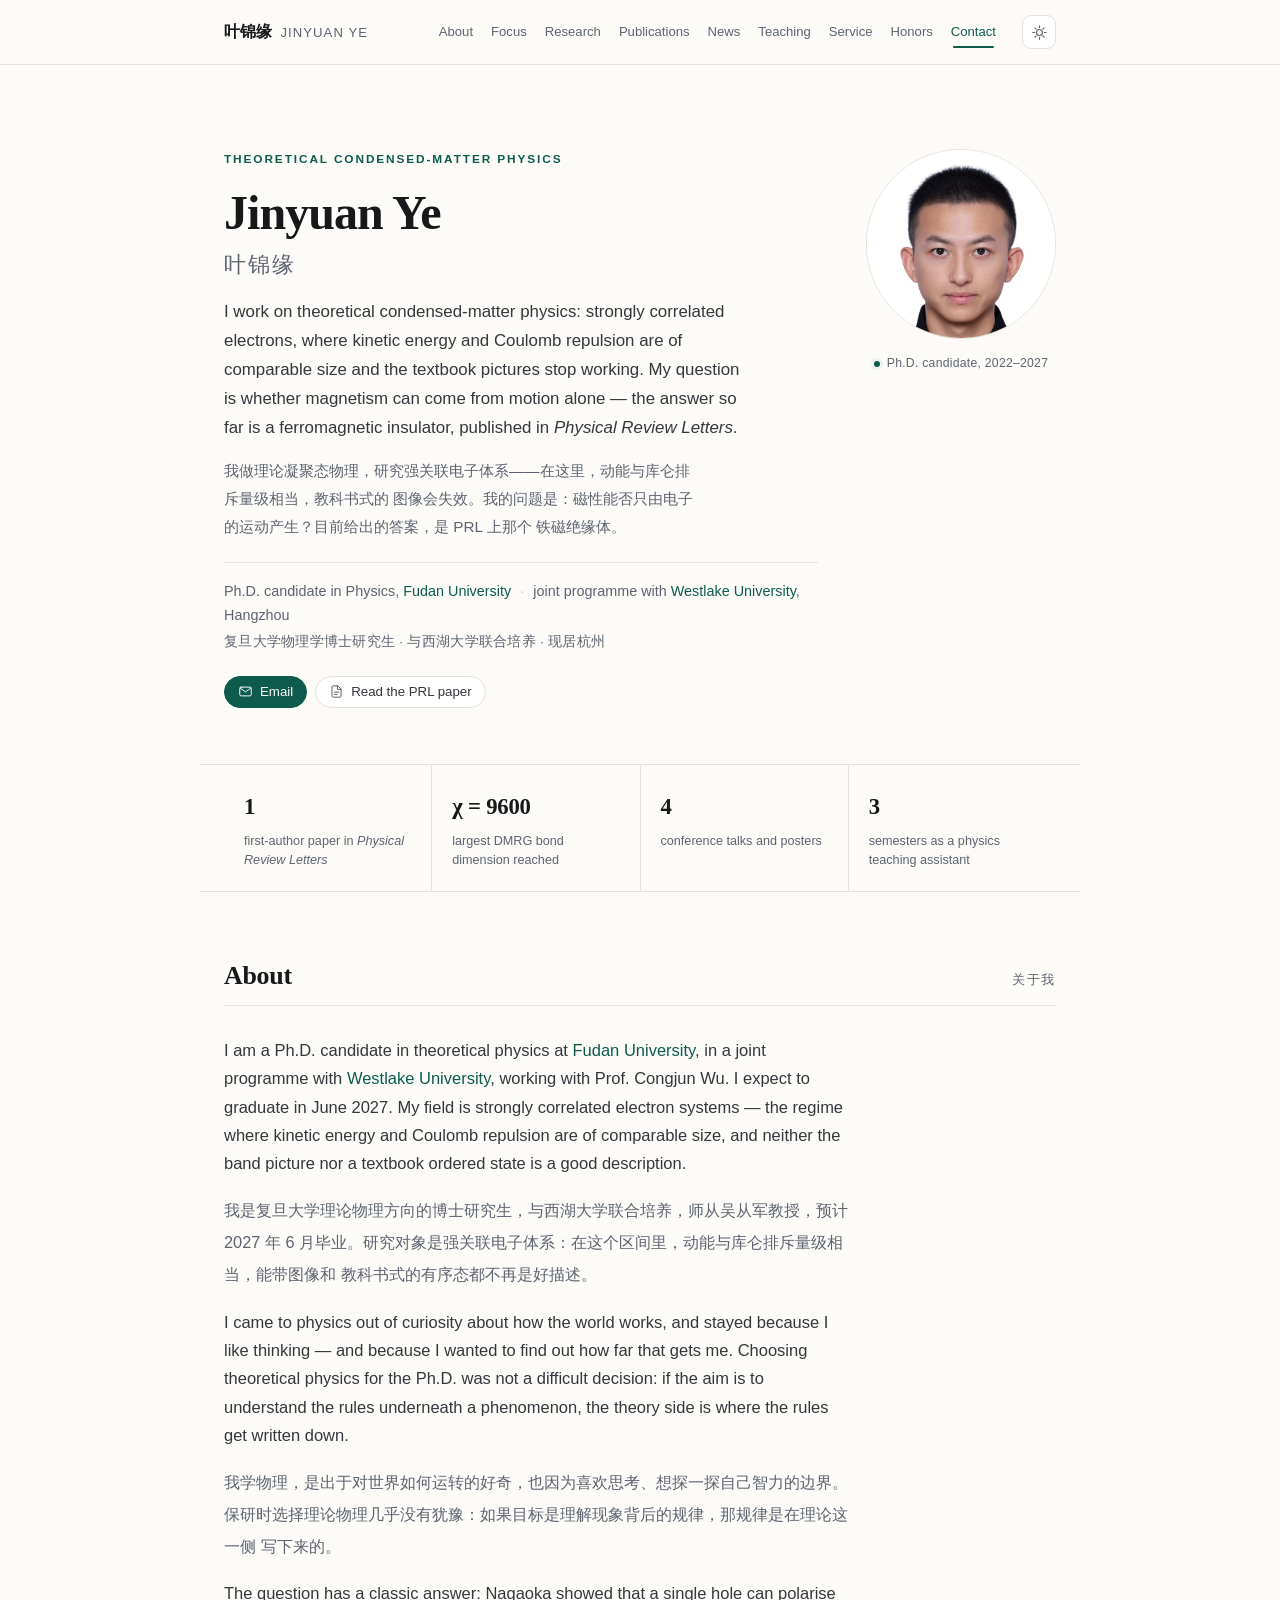
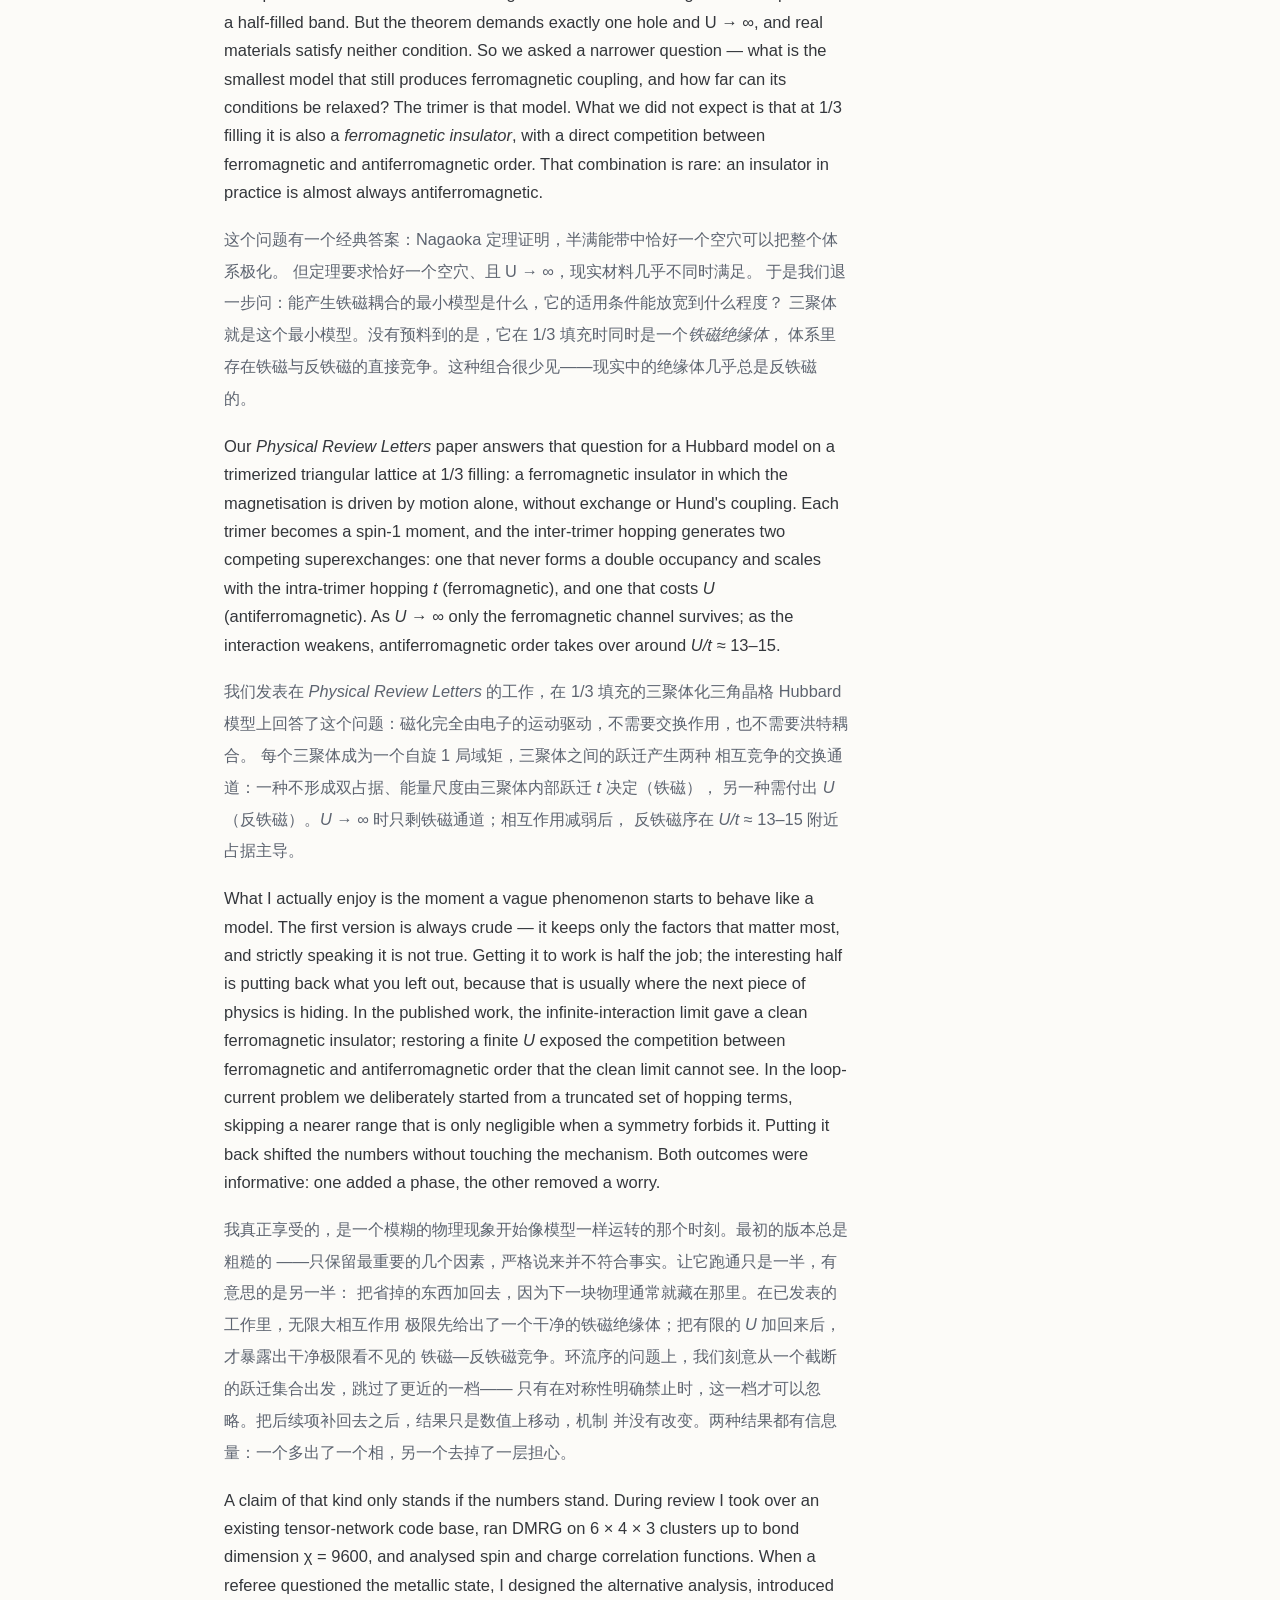
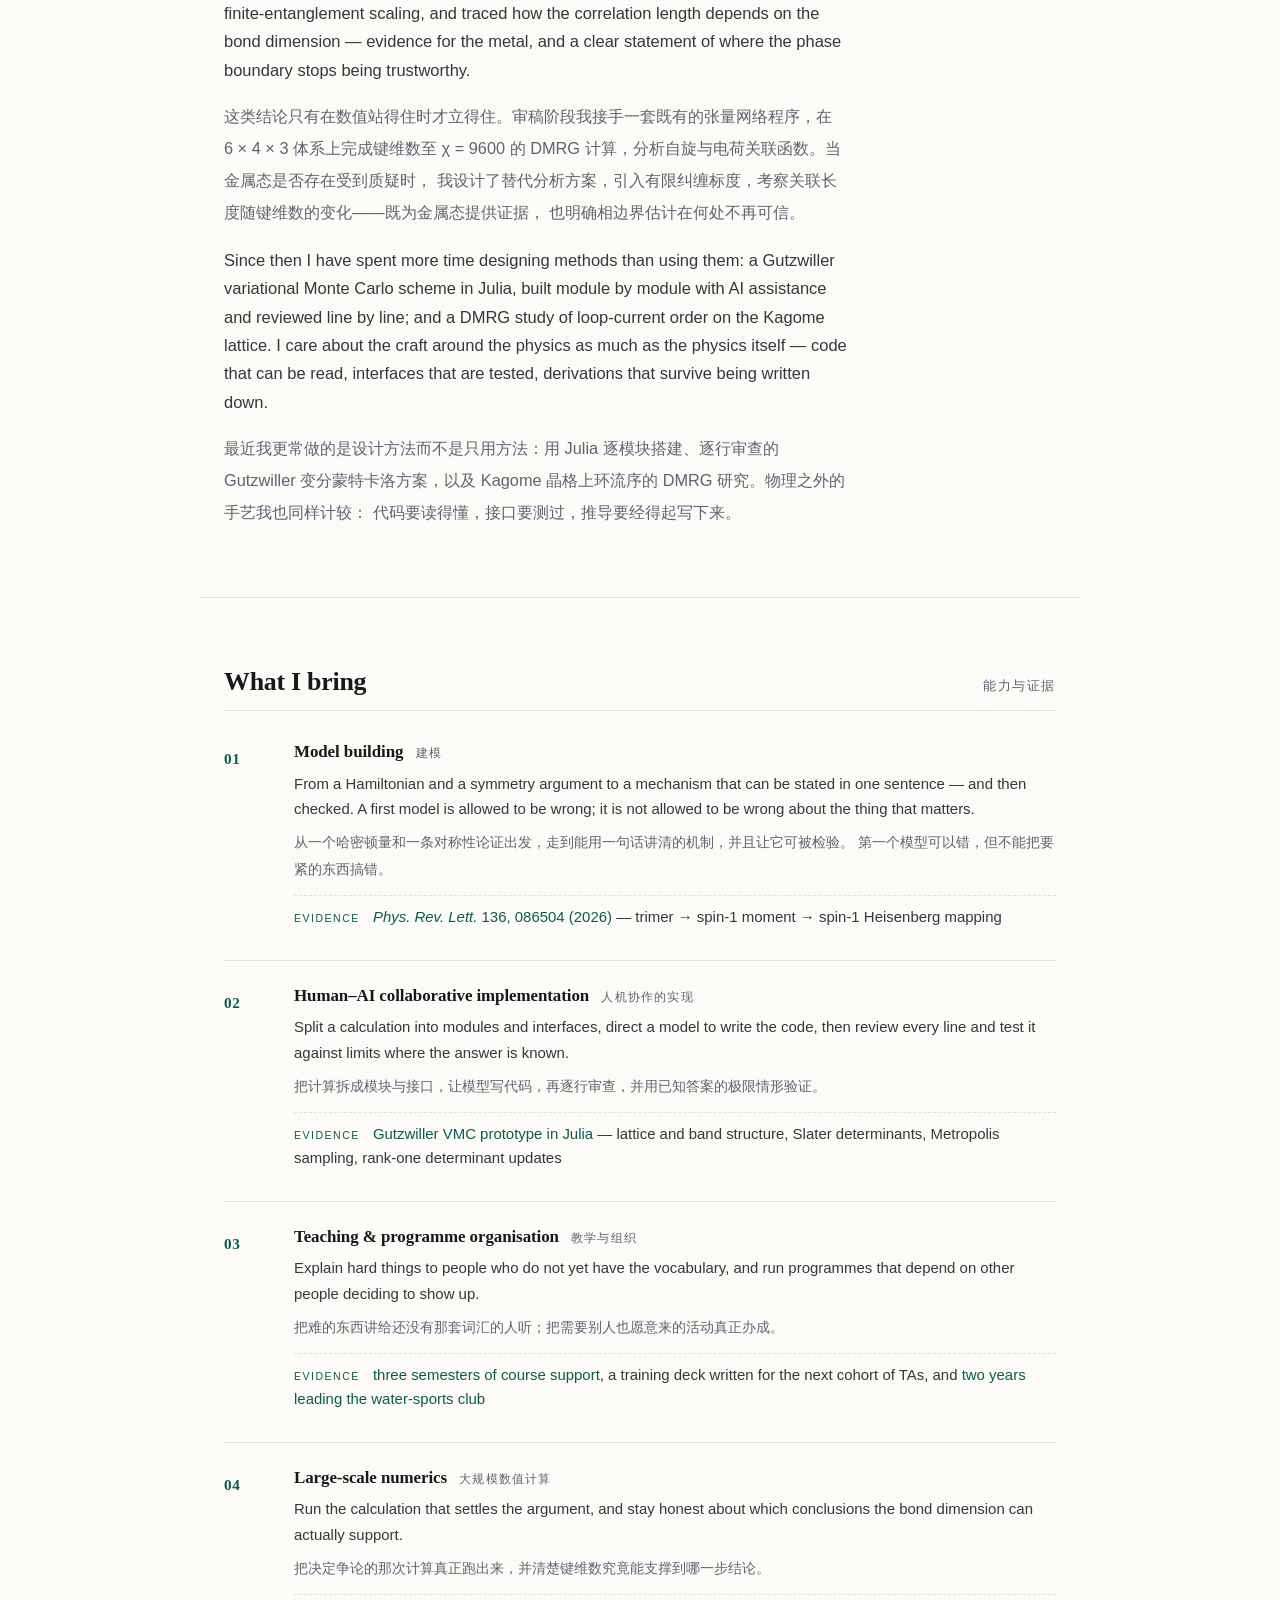
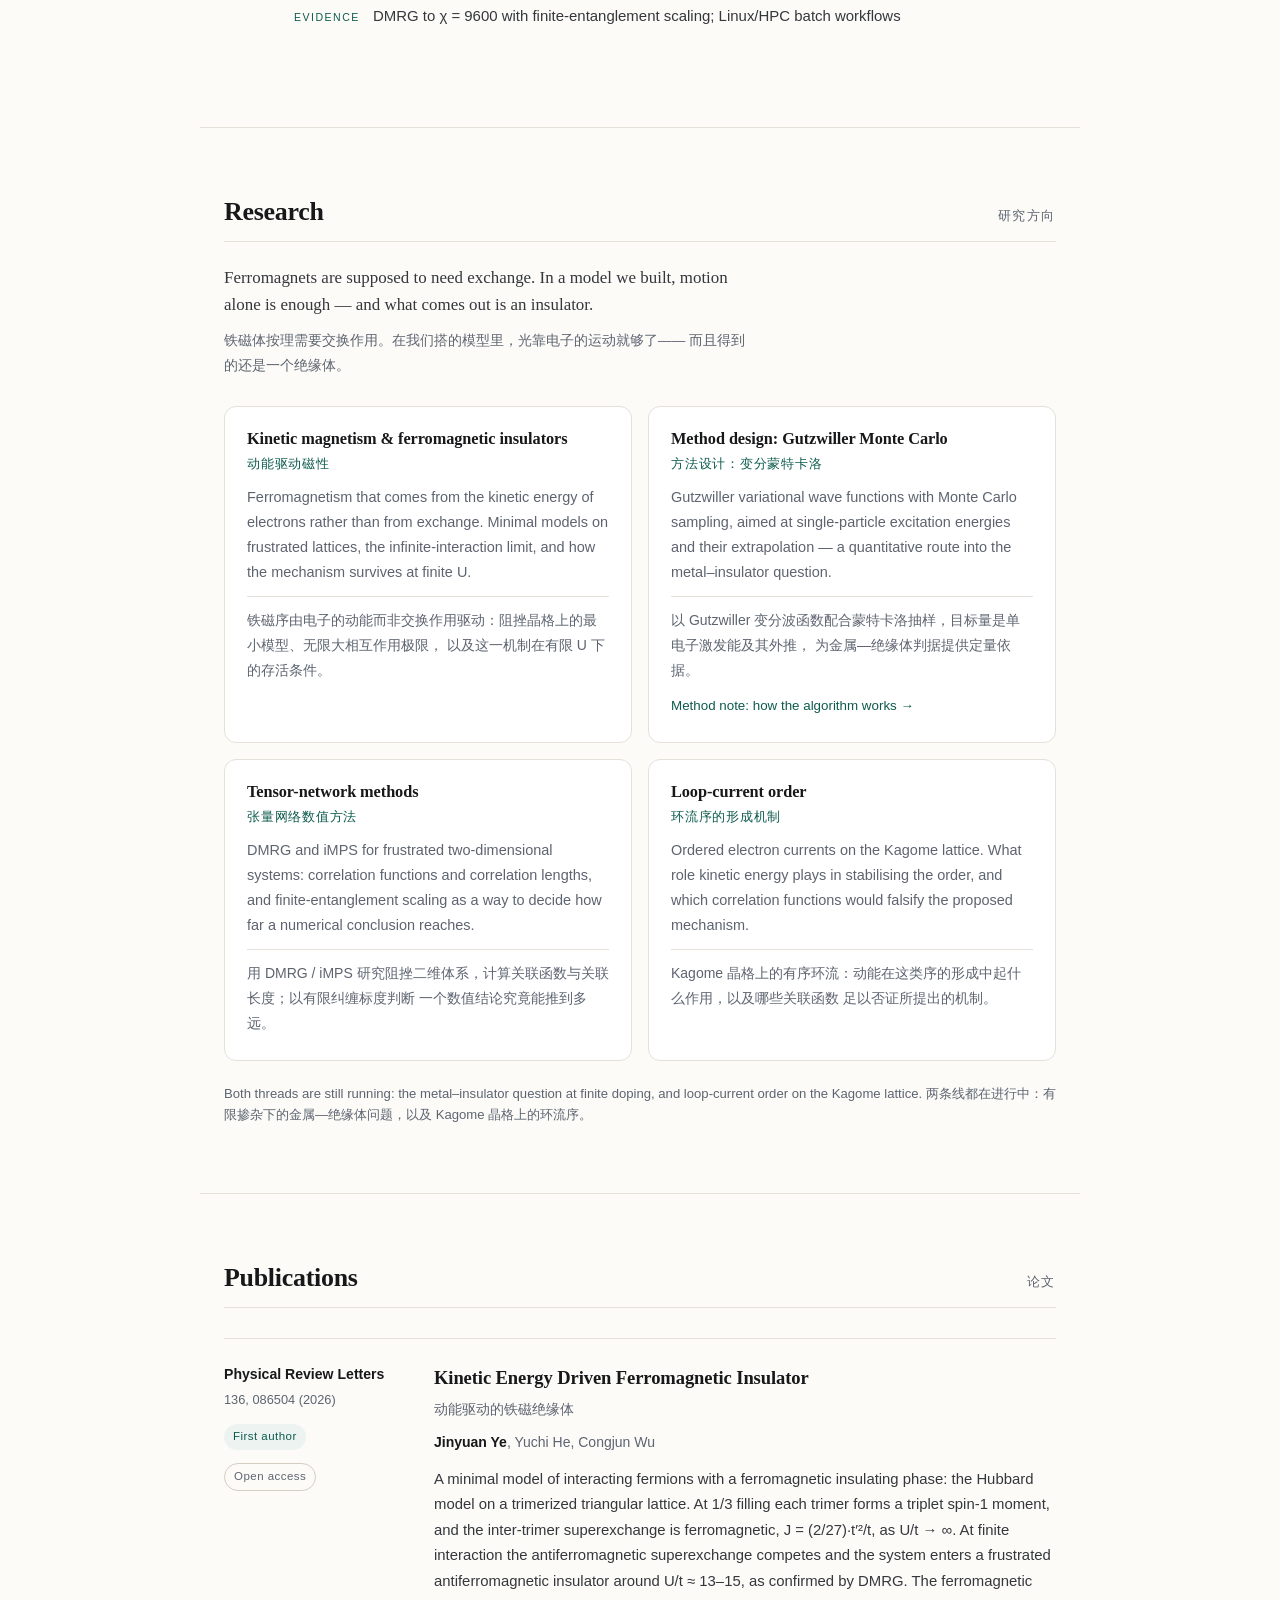
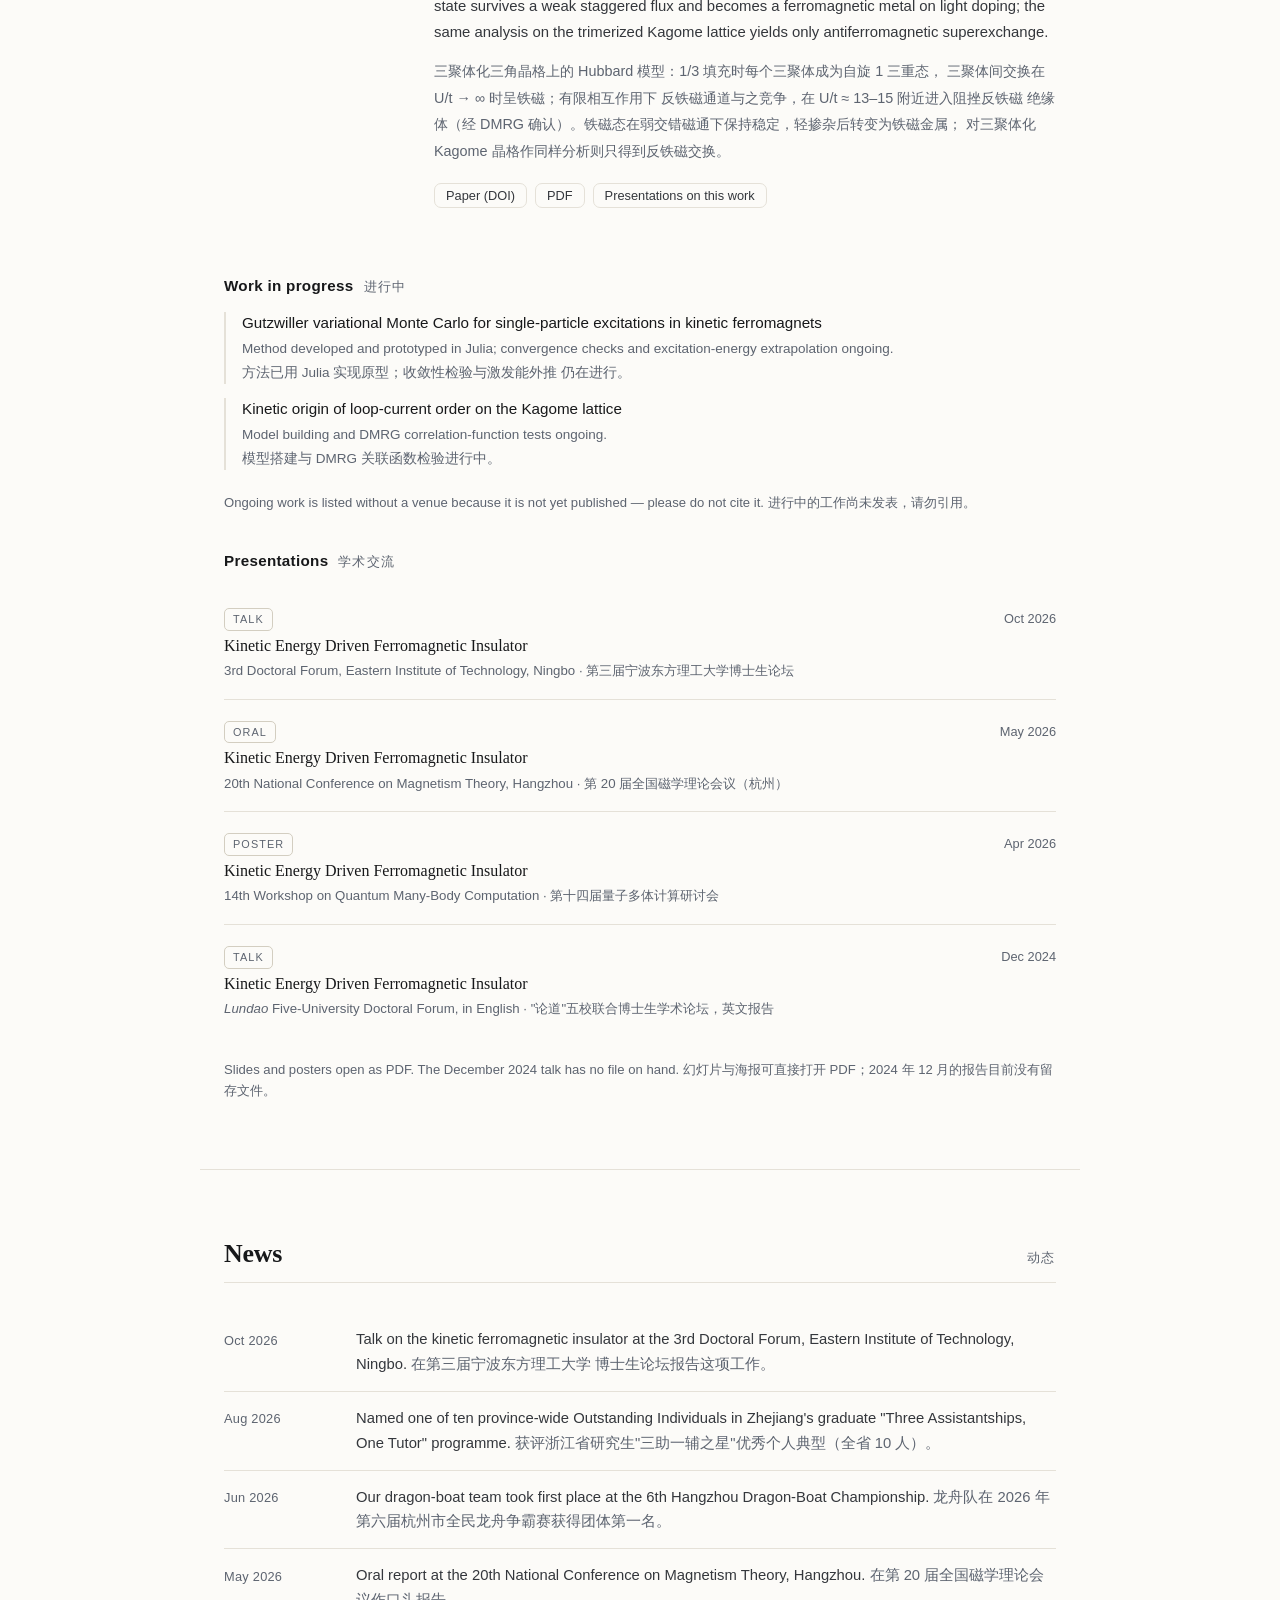
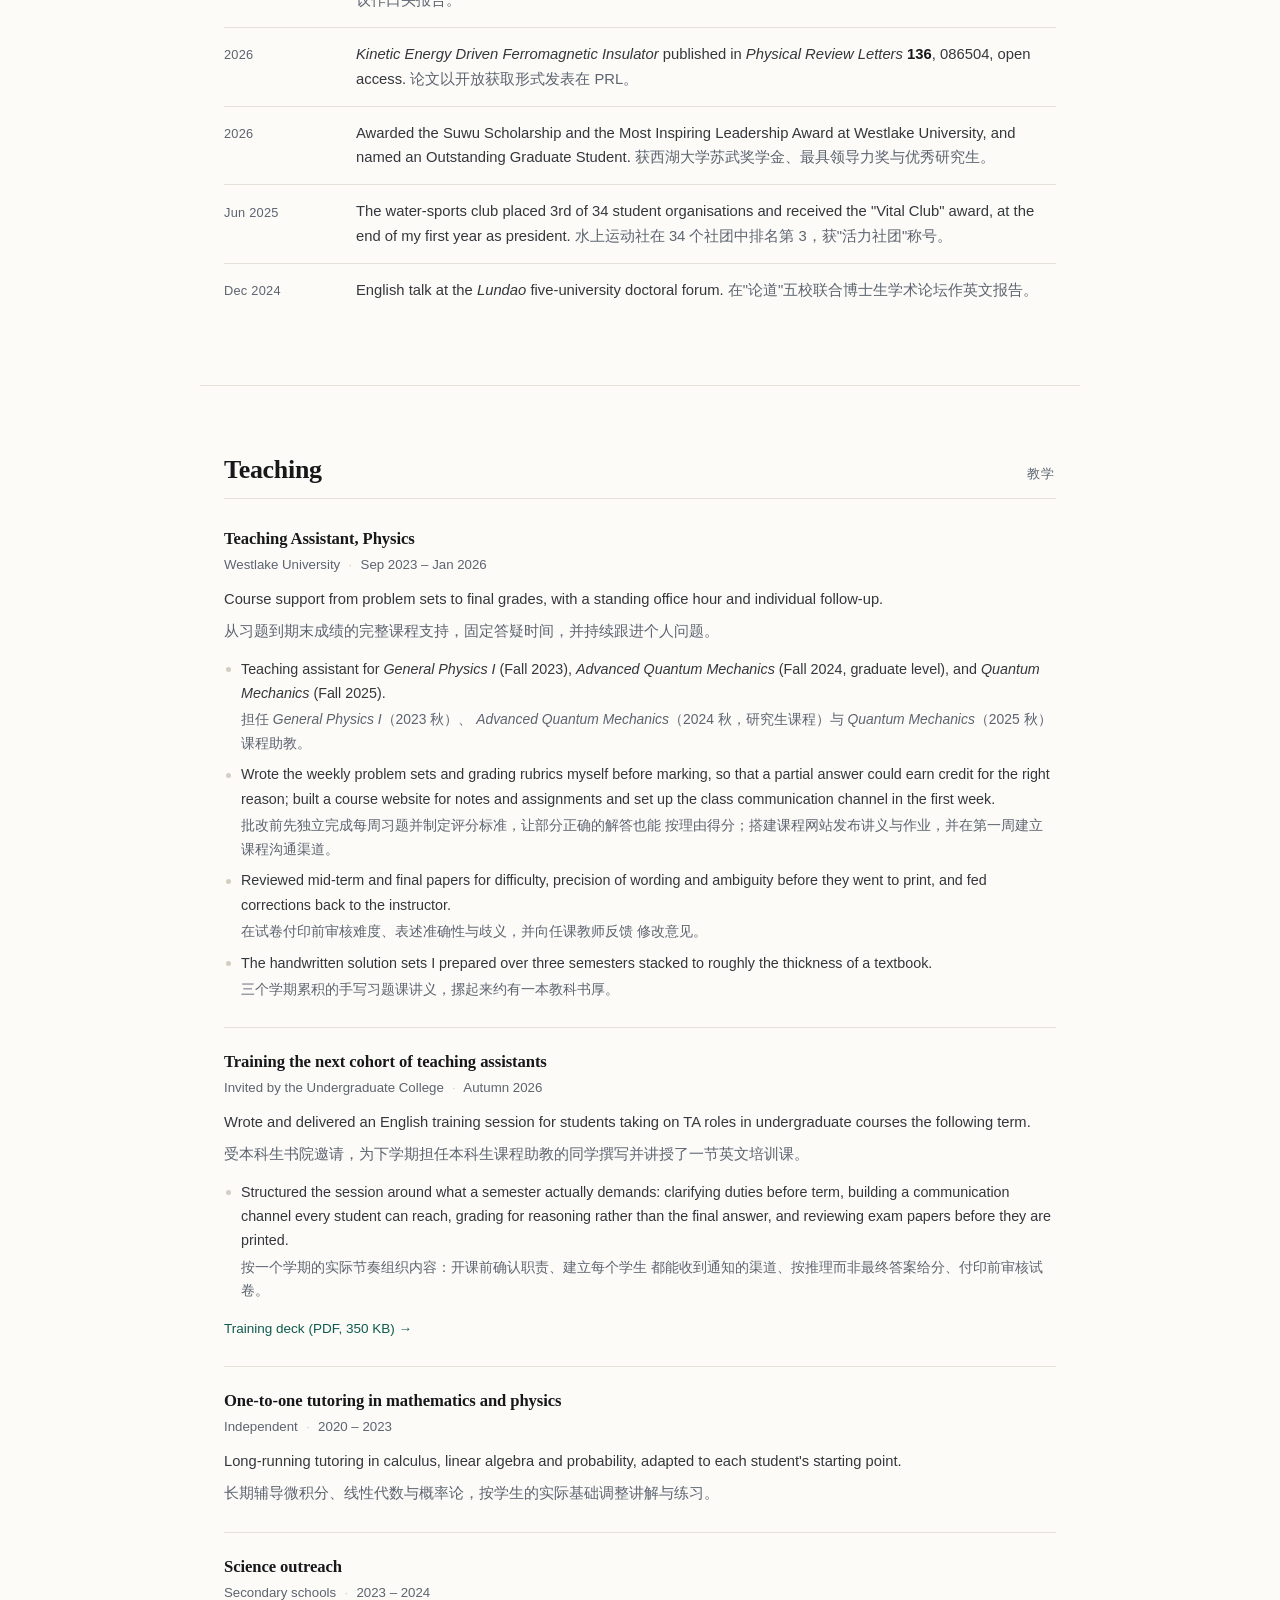
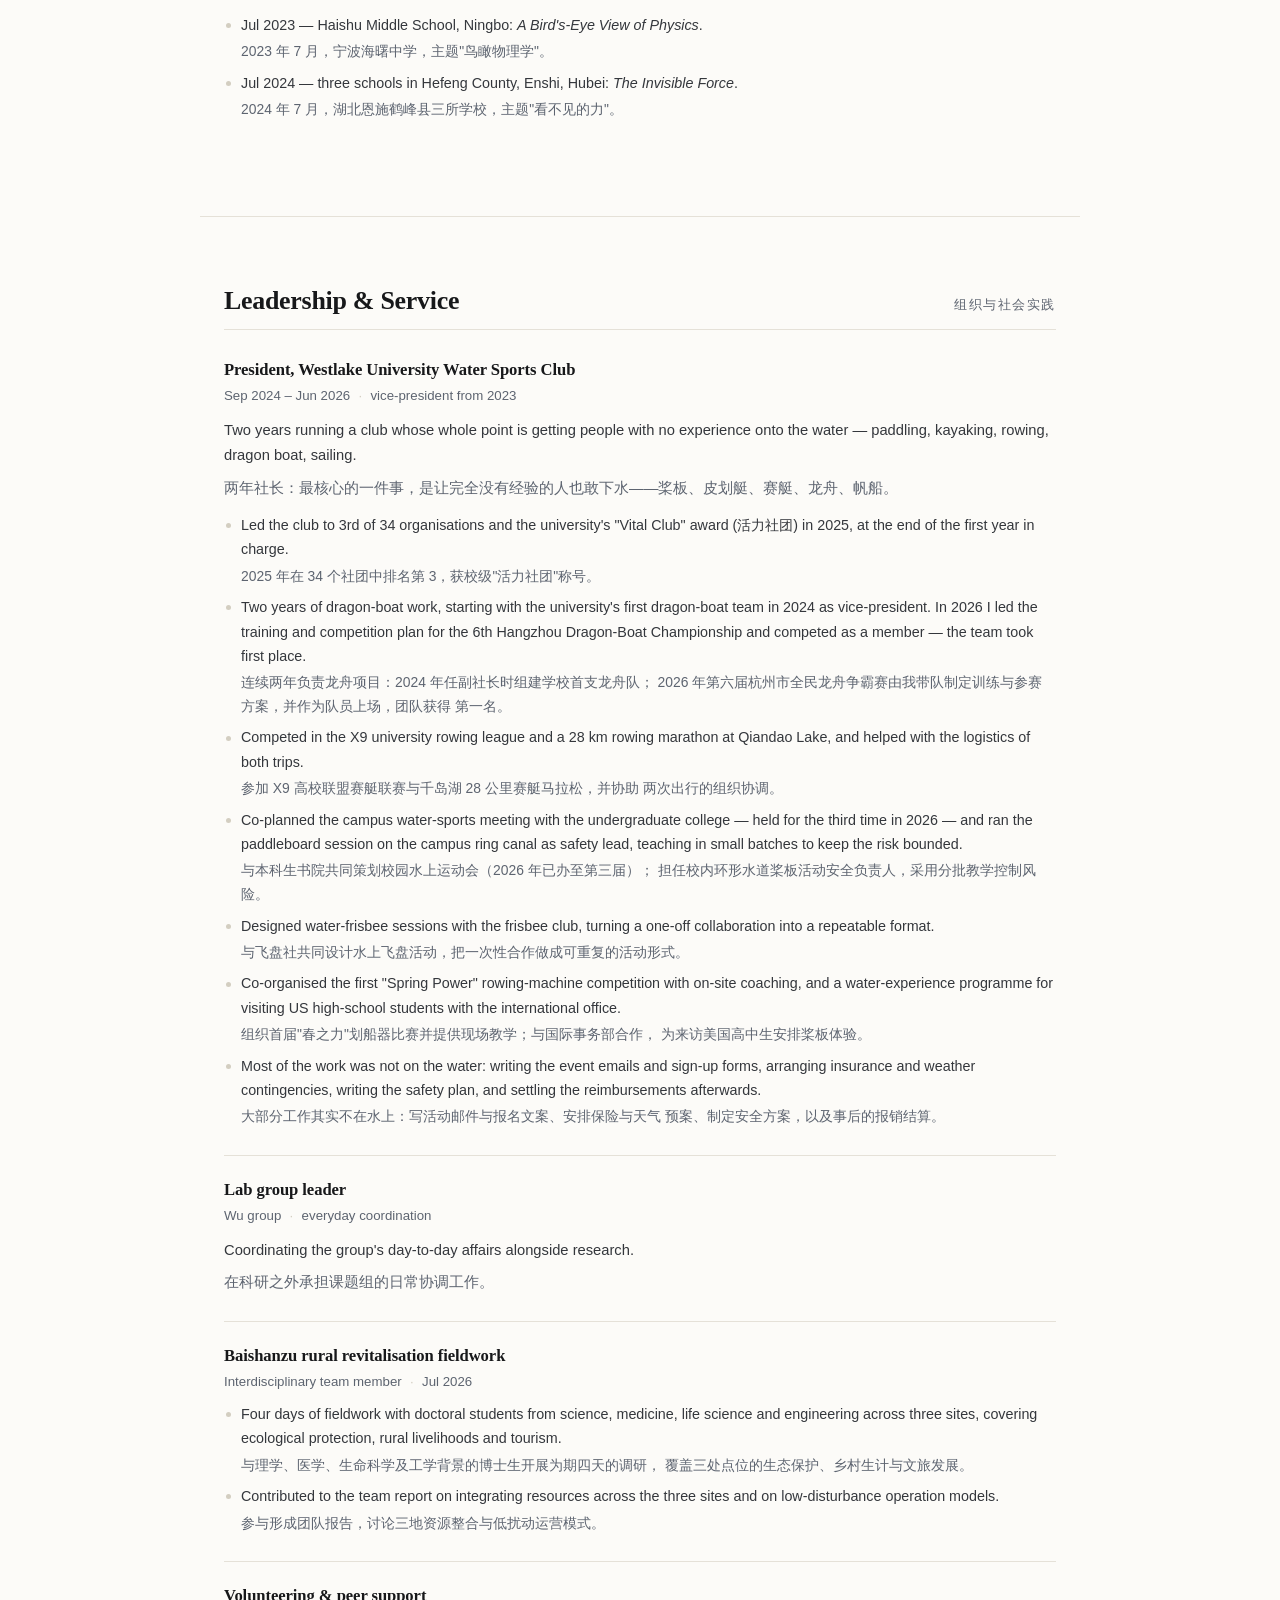
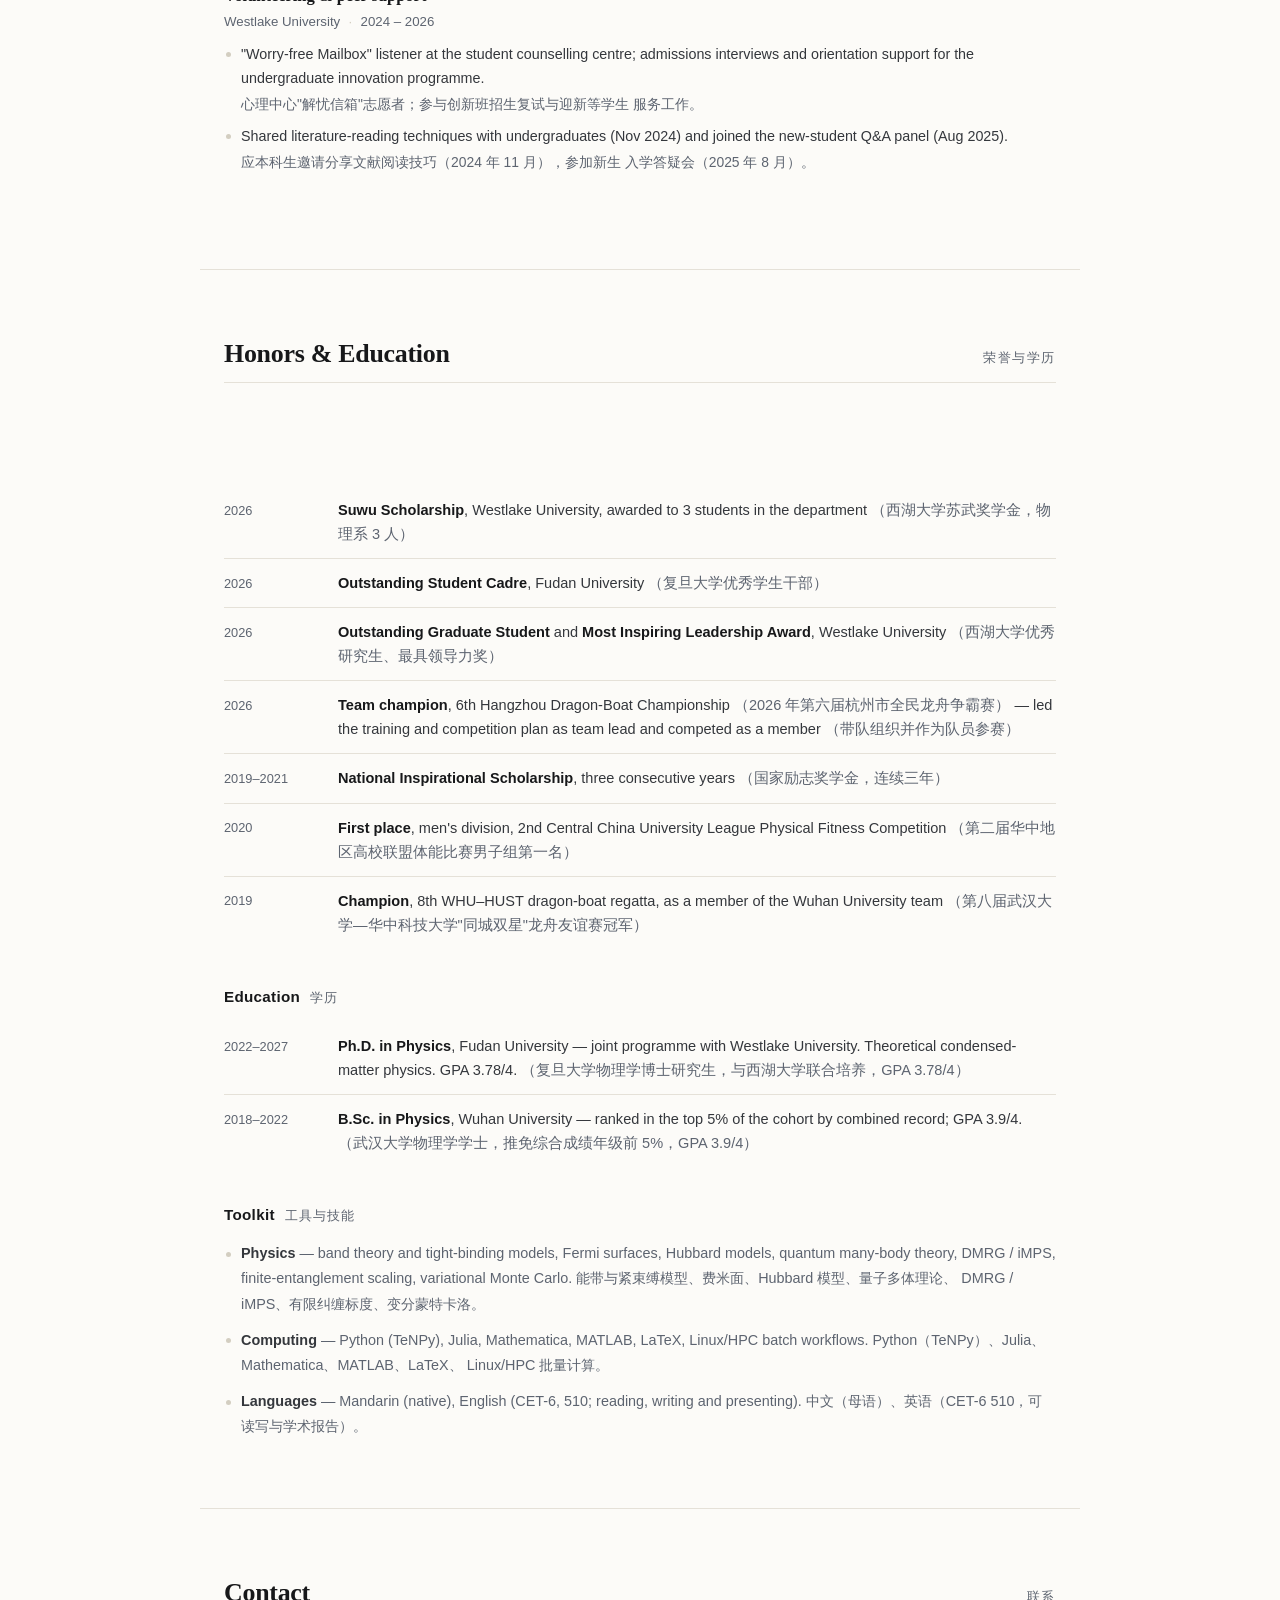
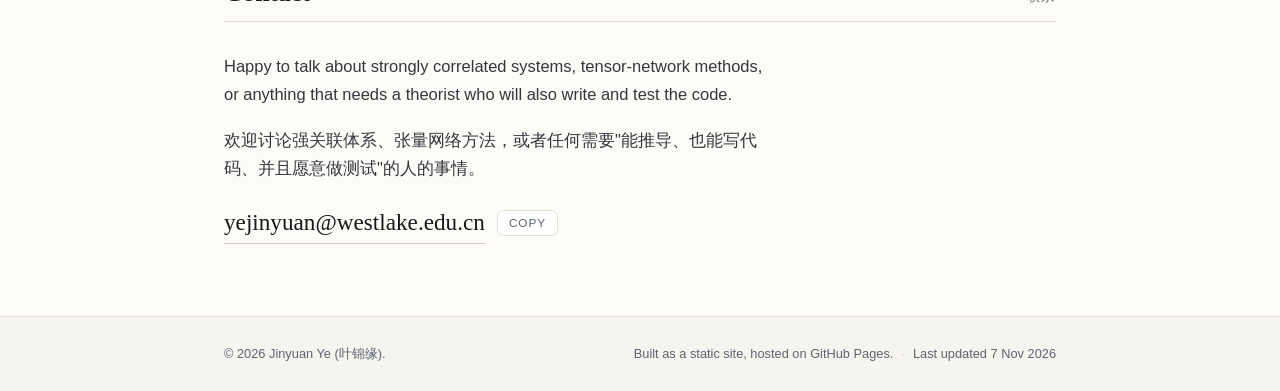
<file: index.html>
<!DOCTYPE html>
<html lang="en" data-theme="auto">
<head>
<meta charset="utf-8">
<meta name="viewport" content="width=device-width, initial-scale=1">
<title>Jinyuan Ye (叶锦缘) — Theoretical Condensed-Matter Physics</title>
<meta name="description" content="Jinyuan Ye (叶锦缘), Ph.D. candidate in theoretical physics at Fudan University (joint programme with Westlake University). Kinetic magnetism, ferromagnetic insulators, tensor-network and variational Monte Carlo methods.">
<meta name="author" content="Jinyuan Ye">
<meta name="theme-color" content="#fcfbf8" media="(prefers-color-scheme: light)">
<meta name="theme-color" content="#0e1113" media="(prefers-color-scheme: dark)">

<!-- Social preview. TODO: replace with an absolute URL once the site has a domain,
     e.g. https://<username>.github.io/assets/img/avatar.jpg -->
<meta property="og:type" content="profile">
<meta property="og:title" content="Jinyuan Ye (叶锦缘)">
<meta property="og:description" content="Theoretical condensed-matter physics · kinetic magnetism · tensor networks">
<meta property="og:image" content="assets/img/avatar.jpg">
<meta name="twitter:card" content="summary">

<link rel="icon" href="assets/img/favicon.svg" type="image/svg+xml">
<link rel="stylesheet" href="assets/css/style.css">

<script>
  // Resolve the colour scheme before first paint to avoid a flash of the wrong theme.
  (function () {
    var root = document.documentElement;
    root.classList.add('js');
    try {
      var stored = localStorage.getItem('theme');
      if (stored === 'light' || stored === 'dark') root.setAttribute('data-theme', stored);
    } catch (e) {}
  })();
</script>
</head>

<body>
<a class="skip-link" href="#main">Skip to content</a>

<header class="site-header">
  <div class="wrap header-inner">
    <a class="brand" href="#top">
      <span class="brand-cn">叶锦缘</span>
      <span class="brand-en">Jinyuan Ye</span>
    </a>

    <nav class="site-nav" aria-label="Section navigation">
      <a href="#about">About</a>
      <a href="#focus">Focus</a>
      <a href="#research">Research</a>
      <a href="#publications">Publications</a>
      <a href="#news">News</a>
      <a href="#teaching">Teaching</a>
      <a href="#service">Service</a>
      <a href="#honors">Honors</a>
      <a href="#contact">Contact</a>
    </nav>

    <button class="theme-toggle" type="button" aria-label="Switch colour theme" title="Switch colour theme">
      <svg class="icon-sun" viewBox="0 0 24 24" aria-hidden="true"><circle cx="12" cy="12" r="4.2"/><path d="M12 2.6v2.6M12 18.8v2.6M2.6 12h2.6M18.8 12h2.6M5.4 5.4l1.9 1.9M16.7 16.7l1.9 1.9M18.6 5.4l-1.9 1.9M7.3 16.7l-1.9 1.9"/></svg>
      <svg class="icon-moon" viewBox="0 0 24 24" aria-hidden="true"><path d="M20.5 14.3A8.6 8.6 0 1 1 9.7 3.5a6.9 6.9 0 0 0 10.8 10.8z"/></svg>
    </button>
  </div>
</header>

<main id="main">

  <!-- ============================== HERO ============================== -->
  <section class="hero wrap" id="top">
    <div class="hero-text">
      <p class="eyebrow">Theoretical Condensed-Matter Physics</p>

      <h1>
        Jinyuan Ye <span class="h1-cn">叶锦缘</span>
      </h1>

      <p class="lede">
        I work on theoretical condensed-matter physics: strongly correlated electrons, where
        kinetic energy and Coulomb repulsion are of comparable size and the textbook pictures
        stop working. My question is whether magnetism can come from motion alone — the answer
        so far is a ferromagnetic insulator, published in
        <em>Physical Review Letters</em>.
      </p>

      <p class="lede lede-zh" lang="zh">
        我做理论凝聚态物理，研究强关联电子体系——在这里，动能与库仑排斥量级相当，教科书式的
        图像会失效。我的问题是：磁性能否只由电子的运动产生？目前给出的答案，是 PRL 上那个
        铁磁绝缘体。
      </p>

      <p class="affiliation">
        Ph.D. candidate in Physics,
        <a href="https://www.fudan.edu.cn/" rel="noopener">Fudan University</a>
        <span class="sep">·</span> joint programme with
        <a href="https://www.westlake.edu.cn/" rel="noopener">Westlake University</a>, Hangzhou
      </p>
      <p class="affiliation-zh" lang="zh">复旦大学物理学博士研究生 · 与西湖大学联合培养 · 现居杭州</p>

      <ul class="link-row">
        <li><a class="pill pill-primary" href="mailto:yejinyuan@westlake.edu.cn">
          <svg viewBox="0 0 24 24" aria-hidden="true"><rect x="2.8" y="5" width="18.4" height="14" rx="2.2"/><path d="M3.4 6.4 12 12.6l8.6-6.2"/></svg>
          Email</a></li>

        <li><a class="pill" href="https://doi.org/10.1103/mg2p-3f4k" rel="noopener">
          <svg viewBox="0 0 24 24" aria-hidden="true"><path d="M13.4 2.9H6.8a2 2 0 0 0-2 2v14.2a2 2 0 0 0 2 2h10.4a2 2 0 0 0 2-2V8.5z"/><path d="M13.4 2.9v5.6h5.8M8.5 13h7M8.5 16.6h4.6"/></svg>
          Read the PRL paper</a></li>
      </ul>
    </div>

    <figure class="hero-portrait">
      <img src="assets/img/avatar.jpg" width="520" height="520"
           alt="Portrait of Jinyuan Ye (叶锦缘)">
      <figcaption>
        <span class="dot" aria-hidden="true"></span>
        Ph.D. candidate, 2022&ndash;2027
      </figcaption>
    </figure>
  </section>

  <!-- ============================== HIGHLIGHTS ============================== -->
  <section class="wrap highlights" aria-label="At a glance">
    <div class="stat">
      <span class="stat-value">1</span>
      <span class="stat-label">first-author paper in <em>Physical Review Letters</em></span>
    </div>
    <div class="stat">
      <span class="stat-value">&chi; = 9600</span>
      <span class="stat-label">largest DMRG bond dimension reached</span>
    </div>
    <div class="stat">
      <span class="stat-value">4</span>
      <span class="stat-label">conference talks and posters</span>
    </div>
    <div class="stat">
      <span class="stat-value">3</span>
      <span class="stat-label">semesters as a physics teaching assistant</span>
    </div>
  </section>

  <!-- ============================== ABOUT ============================== -->
  <section class="wrap section" id="about">
    <div class="section-head">
      <h2>About</h2>
      <p class="section-sub" lang="zh">关于我</p>
    </div>

    <div class="prose">
      <p>
        I am a Ph.D. candidate in theoretical physics at
        <a href="https://www.fudan.edu.cn/" rel="noopener">Fudan University</a>, in a joint
        programme with <a href="https://www.westlake.edu.cn/" rel="noopener">Westlake
        University</a>, working with Prof. Congjun Wu. I expect to graduate in June 2027.
        My field is strongly correlated electron systems — the regime where kinetic energy
        and Coulomb repulsion are of comparable size, and neither the band picture nor a
        textbook ordered state is a good description.
      </p>
      <p class="zh" lang="zh">
        我是复旦大学理论物理方向的博士研究生，与西湖大学联合培养，师从吴从军教授，预计 2027 年
        6 月毕业。研究对象是强关联电子体系：在这个区间里，动能与库仑排斥量级相当，能带图像和
        教科书式的有序态都不再是好描述。
      </p>

      <p>
        I came to physics out of curiosity about how the world works, and stayed because I
        like thinking — and because I wanted to find out how far that gets me. Choosing
        theoretical physics for the Ph.D. was not a difficult decision: if the aim is to
        understand the rules underneath a phenomenon, the theory side is where the rules get
        written down.
      </p>
      <p class="zh" lang="zh">
        我学物理，是出于对世界如何运转的好奇，也因为喜欢思考、想探一探自己智力的边界。
        保研时选择理论物理几乎没有犹豫：如果目标是理解现象背后的规律，那规律是在理论这一侧
        写下来的。
      </p>

      <p>
        The question has a classic answer: Nagaoka showed that a single hole can polarise a
        half-filled band. But the theorem demands exactly one hole and
        <span class="nowrap">U → ∞</span>, and real materials satisfy neither condition. So
        we asked a narrower question — what is the smallest model that still produces
        ferromagnetic coupling, and how far can its conditions be relaxed? The trimer is that
        model. What we did not expect is that at 1/3 filling it is also a
        <em>ferromagnetic insulator</em>, with a direct competition between ferromagnetic and
        antiferromagnetic order. That combination is rare: an insulator in practice is almost
        always antiferromagnetic.
      </p>
      <p class="zh" lang="zh">
        这个问题有一个经典答案：Nagaoka 定理证明，半满能带中恰好一个空穴可以把整个体系极化。
        但定理要求恰好一个空穴、且 <span class="nowrap">U → ∞</span>，现实材料几乎不同时满足。
        于是我们退一步问：能产生铁磁耦合的最小模型是什么，它的适用条件能放宽到什么程度？
        三聚体就是这个最小模型。没有预料到的是，它在 1/3 填充时同时是一个<em>铁磁绝缘体</em>，
        体系里存在铁磁与反铁磁的直接竞争。这种组合很少见——现实中的绝缘体几乎总是反铁磁的。
      </p>

      <p>
        Our <em>Physical Review Letters</em> paper answers that question for a Hubbard model
        on a trimerized triangular lattice at 1/3 filling: a ferromagnetic insulator in which
        the magnetisation is driven by motion alone, without exchange or Hund's coupling. Each
        trimer becomes a spin-1 moment,
        and the inter-trimer hopping generates two competing superexchanges: one that never
        forms a double occupancy and scales with the intra-trimer hopping <em>t</em>
        (ferromagnetic), and one that costs <em>U</em> (antiferromagnetic). As
        <em>U</em> → ∞ only the ferromagnetic channel survives; as the interaction weakens,
        antiferromagnetic order takes over around <em>U/t</em> ≈ 13–15.
      </p>
      <p class="zh" lang="zh">
        我们发表在 <em>Physical Review Letters</em> 的工作，在 1/3 填充的三聚体化三角晶格
        Hubbard 模型上回答了这个问题：磁化完全由电子的运动驱动，不需要交换作用，也不需要洪特耦合。
        每个三聚体成为一个自旋 1 局域矩，三聚体之间的跃迁产生两种
        相互竞争的交换通道：一种不形成双占据、能量尺度由三聚体内部跃迁 <em>t</em> 决定（铁磁），
        另一种需付出 <em>U</em>（反铁磁）。<em>U</em> → ∞ 时只剩铁磁通道；相互作用减弱后，
        反铁磁序在 <em>U/t</em> ≈ 13–15 附近占据主导。
      </p>

      <p>
        What I actually enjoy is the moment a vague phenomenon starts to behave like a
        model. The first version is always crude — it keeps only the factors that matter
        most, and strictly speaking it is not true. Getting it to work is half the job; the
        interesting half is putting back what you left out, because that is usually where
        the next piece of physics is hiding. In the published work, the infinite-interaction
        limit gave a clean ferromagnetic insulator; restoring a finite <em>U</em> exposed the
        competition between ferromagnetic and antiferromagnetic order that the clean limit
        cannot see. In the loop-current problem we deliberately started from a truncated set
        of hopping terms, skipping a nearer range that is only negligible when a symmetry
        forbids it. Putting it back shifted the numbers without touching the mechanism. Both
        outcomes were informative: one added a phase, the other removed a worry.
      </p>
      <p class="zh" lang="zh">
        我真正享受的，是一个模糊的物理现象开始像模型一样运转的那个时刻。最初的版本总是粗糙的
        ——只保留最重要的几个因素，严格说来并不符合事实。让它跑通只是一半，有意思的是另一半：
        把省掉的东西加回去，因为下一块物理通常就藏在那里。在已发表的工作里，无限大相互作用
        极限先给出了一个干净的铁磁绝缘体；把有限的 <em>U</em> 加回来后，才暴露出干净极限看不见的
        铁磁—反铁磁竞争。环流序的问题上，我们刻意从一个截断的跃迁集合出发，跳过了更近的一档——
        只有在对称性明确禁止时，这一档才可以忽略。把后续项补回去之后，结果只是数值上移动，机制
        并没有改变。两种结果都有信息量：一个多出了一个相，另一个去掉了一层担心。
      </p>

      <p>
        A claim of that kind only stands if the numbers stand. During review I took over an
        existing tensor-network code base, ran DMRG on <span class="nowrap">6 × 4 × 3</span>
        clusters up to bond dimension <span class="nowrap">&chi; = 9600</span>, and analysed
        spin and charge correlation functions. When a referee questioned the metallic state,
        I designed the alternative analysis, introduced finite-entanglement scaling, and
        traced how the correlation length depends on the bond dimension — evidence for the
        metal, and a clear statement of where the phase boundary stops being trustworthy.
      </p>
      <p class="zh" lang="zh">
        这类结论只有在数值站得住时才立得住。审稿阶段我接手一套既有的张量网络程序，在
        <span class="nowrap">6 × 4 × 3</span> 体系上完成键维数至 <span class="nowrap">&chi;
        = 9600</span> 的 DMRG 计算，分析自旋与电荷关联函数。当金属态是否存在受到质疑时，
        我设计了替代分析方案，引入有限纠缠标度，考察关联长度随键维数的变化——既为金属态提供证据，
        也明确相边界估计在何处不再可信。
      </p>

      <p>
        Since then I have spent more time designing methods than using them: a Gutzwiller
        variational Monte Carlo scheme in Julia, built module by module with AI assistance
        and reviewed line by line; and a DMRG study of loop-current order on the Kagome
        lattice. I care about the craft around the physics as much as the physics itself —
        code that can be read, interfaces that are tested, derivations that survive being
        written down.
      </p>
      <p class="zh" lang="zh">
        最近我更常做的是设计方法而不是只用方法：用 Julia 逐模块搭建、逐行审查的 Gutzwiller
        变分蒙特卡洛方案，以及 Kagome 晶格上环流序的 DMRG 研究。物理之外的手艺我也同样计较：
        代码要读得懂，接口要测过，推导要经得起写下来。
      </p>
    </div>
  </section>

  <!-- ============================== FOCUS ============================== -->
  <section class="wrap section" id="focus">
    <div class="section-head">
      <h2>What I bring</h2>
      <p class="section-sub" lang="zh">能力与证据</p>
    </div>

    <ol class="cap-list">
      <li class="cap">
        <span class="cap-num">01</span>
        <div class="cap-body">
          <h3>Model building <span class="cap-zh" lang="zh">建模</span></h3>
          <p>
            From a Hamiltonian and a symmetry argument to a mechanism that can be stated in
            one sentence — and then checked. A first model is allowed to be wrong; it is not
            allowed to be wrong about the thing that matters.
          </p>
          <p class="zh" lang="zh">
            从一个哈密顿量和一条对称性论证出发，走到能用一句话讲清的机制，并且让它可被检验。
            第一个模型可以错，但不能把要紧的东西搞错。
          </p>
          <p class="cap-evidence">
            <span class="ev-label">Evidence</span>
            <a href="#publications"><em>Phys. Rev. Lett.</em> 136, 086504 (2026)</a>
            — trimer → spin-1 moment → spin-1 Heisenberg mapping
          </p>
        </div>
      </li>

      <li class="cap">
        <span class="cap-num">02</span>
        <div class="cap-body">
          <h3>Human–AI collaborative implementation <span class="cap-zh" lang="zh">人机协作的实现</span></h3>
          <p>
            Split a calculation into modules and interfaces, direct a model to write the
            code, then review every line and test it against limits where the answer is known.
          </p>
          <p class="zh" lang="zh">
            把计算拆成模块与接口，让模型写代码，再逐行审查，并用已知答案的极限情形验证。
          </p>
          <p class="cap-evidence">
            <span class="ev-label">Evidence</span>
            <a href="#research">Gutzwiller VMC prototype in Julia</a>
            — lattice and band structure, Slater determinants, Metropolis sampling,
            rank-one determinant updates
          </p>
        </div>
      </li>

      <li class="cap">
        <span class="cap-num">03</span>
        <div class="cap-body">
          <h3>Teaching &amp; programme organisation <span class="cap-zh" lang="zh">教学与组织</span></h3>
          <p>
            Explain hard things to people who do not yet have the vocabulary, and run
            programmes that depend on other people deciding to show up.
          </p>
          <p class="zh" lang="zh">
            把难的东西讲给还没有那套词汇的人听；把需要别人也愿意来的活动真正办成。
          </p>
          <p class="cap-evidence">
            <span class="ev-label">Evidence</span>
            <a href="#teaching">three semesters of course support</a>, a training deck written
            for the next cohort of TAs, and <a href="#service">two years leading the
            water-sports club</a>
          </p>
        </div>
      </li>

      <li class="cap">
        <span class="cap-num">04</span>
        <div class="cap-body">
          <h3>Large-scale numerics <span class="cap-zh" lang="zh">大规模数值计算</span></h3>
          <p>
            Run the calculation that settles the argument, and stay honest about which
            conclusions the bond dimension can actually support.
          </p>
          <p class="zh" lang="zh">
            把决定争论的那次计算真正跑出来，并清楚键维数究竟能支撑到哪一步结论。
          </p>
          <p class="cap-evidence">
            <span class="ev-label">Evidence</span>
            DMRG to <span class="nowrap">&chi; = 9600</span> with finite-entanglement scaling;
            Linux/HPC batch workflows
          </p>
        </div>
      </li>
    </ol>
  </section>

  <!-- ============================== RESEARCH ============================== -->
  <section class="wrap section" id="research">
    <div class="section-head">
      <h2>Research</h2>
      <p class="section-sub" lang="zh">研究方向</p>
    </div>

    <p class="section-lead">
      Ferromagnets are supposed to need exchange. In a model we built, motion alone is
      enough — and what comes out is an insulator.
      <span lang="zh">铁磁体按理需要交换作用。在我们搭的模型里，光靠电子的运动就够了——
      而且得到的还是一个绝缘体。</span>
    </p>

    <div class="card-grid">
      <article class="card">
        <h3>Kinetic magnetism &amp; ferromagnetic insulators</h3>
        <p class="card-zh" lang="zh">动能驱动磁性</p>
        <p>
          Ferromagnetism that comes from the kinetic energy of electrons rather than from
          exchange. Minimal models on frustrated lattices, the infinite-interaction limit,
          and how the mechanism survives at finite <span class="nowrap">U</span>.
        </p>
        <p class="card-zh-body" lang="zh">
          铁磁序由电子的动能而非交换作用驱动：阻挫晶格上的最小模型、无限大相互作用极限，
          以及这一机制在有限 <span class="nowrap">U</span> 下的存活条件。
        </p>
      </article>

      <article class="card">
        <h3>Method design: Gutzwiller Monte Carlo</h3>
        <p class="card-zh" lang="zh">方法设计：变分蒙特卡洛</p>
        <p>
          Gutzwiller variational wave functions with Monte Carlo sampling, aimed at
          single-particle excitation energies and their extrapolation — a quantitative route
          into the metal–insulator question.
        </p>
        <p class="card-zh-body" lang="zh">
          以 Gutzwiller 变分波函数配合蒙特卡洛抽样，目标量是单电子激发能及其外推，
          为金属—绝缘体判据提供定量依据。
        </p>
        <p class="card-link">
          <a href="notes/vmc.html">Method note: how the algorithm works →</a>
        </p>
      </article>

      <article class="card">
        <h3>Tensor-network methods</h3>
        <p class="card-zh" lang="zh">张量网络数值方法</p>
        <p>
          DMRG and iMPS for frustrated two-dimensional systems: correlation functions and
          correlation lengths, and finite-entanglement scaling as a way to decide how far a
          numerical conclusion reaches.
        </p>
        <p class="card-zh-body" lang="zh">
          用 DMRG / iMPS 研究阻挫二维体系，计算关联函数与关联长度；以有限纠缠标度判断
          一个数值结论究竟能推到多远。
        </p>
      </article>

      <article class="card">
        <h3>Loop-current order</h3>
        <p class="card-zh" lang="zh">环流序的形成机制</p>
        <p>
          Ordered electron currents on the Kagome lattice. What role kinetic energy plays in
          stabilising the order, and which correlation functions would falsify the proposed
          mechanism.
        </p>
        <p class="card-zh-body" lang="zh">
          Kagome 晶格上的有序环流：动能在这类序的形成中起什么作用，以及哪些关联函数
          足以否证所提出的机制。
        </p>
      </article>
    </div>

    <p class="footnote">
      Both threads are still running: the metal–insulator question at finite doping, and
      loop-current order on the Kagome lattice.
      <span lang="zh">两条线都在进行中：有限掺杂下的金属—绝缘体问题，以及 Kagome 晶格上的环流序。</span>
    </p>
  </section>

  <!-- ============================== PUBLICATIONS ============================== -->
  <section class="wrap section" id="publications">
    <div class="section-head">
      <h2>Publications</h2>
      <p class="section-sub" lang="zh">论文</p>
    </div>

    <article class="pub">
      <div class="pub-meta">
        <span class="pub-venue">Physical Review Letters</span>
        <span class="pub-detail">136, 086504 (2026)</span>
        <span class="pub-tag">First author</span>
        <span class="pub-tag pub-tag-quiet">Open access</span>
      </div>

      <div class="pub-body">
        <h3>
          <a href="https://doi.org/10.1103/mg2p-3f4k" rel="noopener">
            Kinetic Energy Driven Ferromagnetic Insulator
          </a>
        </h3>
        <p class="pub-title-zh" lang="zh">动能驱动的铁磁绝缘体</p>

        <p class="pub-authors">
          <strong>Jinyuan Ye</strong>, Yuchi He, Congjun Wu
        </p>

        <p class="pub-abstract">
          A minimal model of interacting fermions with a ferromagnetic insulating phase: the
          Hubbard model on a trimerized triangular lattice. At 1/3 filling each trimer forms
          a triplet spin-1 moment, and the inter-trimer superexchange is ferromagnetic,
          <span class="nowrap">J = (2/27)·t′²/t</span>, as <span class="nowrap">U/t → ∞</span>.
          At finite interaction the antiferromagnetic superexchange competes and the system
          enters a frustrated antiferromagnetic insulator around
          <span class="nowrap">U/t ≈ 13–15</span>, as confirmed by DMRG. The ferromagnetic
          state survives a weak staggered flux and becomes a ferromagnetic metal on light
          doping; the same analysis on the trimerized Kagome lattice yields only
          antiferromagnetic superexchange.
        </p>
        <p class="pub-abstract-zh" lang="zh">
          三聚体化三角晶格上的 Hubbard 模型：1/3 填充时每个三聚体成为自旋 1 三重态，
          三聚体间交换在 <span class="nowrap">U/t → ∞</span> 时呈铁磁；有限相互作用下
          反铁磁通道与之竞争，在 <span class="nowrap">U/t ≈ 13–15</span> 附近进入阻挫反铁磁
          绝缘体（经 DMRG 确认）。铁磁态在弱交错磁通下保持稳定，轻掺杂后转变为铁磁金属；
          对三聚体化 Kagome 晶格作同样分析则只得到反铁磁交换。
        </p>

        <ul class="pub-links">
          <li><a href="https://doi.org/10.1103/mg2p-3f4k" rel="noopener">Paper (DOI)</a></li>
          <li><a href="assets/files/mg2p-3f4k.pdf">PDF</a></li>
          <li><a href="#talks">Presentations on this work</a></li>
        </ul>
      </div>
    </article>

    <h3 class="subhead">Work in progress <span lang="zh">进行中</span></h3>

    <ul class="worklist">
      <li>
        <span class="worklist-title">Gutzwiller variational Monte Carlo for single-particle
        excitations in kinetic ferromagnets</span>
        <span class="worklist-note">Method developed and prototyped in Julia; convergence
        checks and excitation-energy extrapolation ongoing.</span>
        <span class="worklist-note" lang="zh">方法已用 Julia 实现原型；收敛性检验与激发能外推
        仍在进行。</span>
      </li>
      <li>
        <span class="worklist-title">Kinetic origin of loop-current order on the Kagome
        lattice</span>
        <span class="worklist-note">Model building and DMRG correlation-function tests
        ongoing.</span>
        <span class="worklist-note" lang="zh">模型搭建与 DMRG 关联函数检验进行中。</span>
      </li>
    </ul>

    <p class="footnote">
      Ongoing work is listed without a venue because it is not yet published — please do not
      cite it. <span lang="zh">进行中的工作尚未发表，请勿引用。</span>
    </p>

    <h3 class="subhead" id="talks">Presentations <span lang="zh">学术交流</span></h3>

    <ul class="talklist">
      <li>
        <div class="talk-main">
          <span class="talk-kind">Talk</span>
          <a class="talk-title" href="assets/files/talk-eit-2026.pdf">Kinetic Energy Driven Ferromagnetic Insulator</a>
          <p class="talk-venue">3rd Doctoral Forum, Eastern Institute of Technology, Ningbo
          <span class="muted" lang="zh">· 第三届宁波东方理工大学博士生论坛</span></p>
        </div>
        <time class="talk-date" datetime="2026-10">Oct 2026</time>
      </li>
      <li>
        <div class="talk-main">
          <span class="talk-kind">Oral</span>
          <a class="talk-title" href="assets/files/talk-magnetism-2026.pdf">Kinetic Energy Driven Ferromagnetic Insulator</a>
          <p class="talk-venue">20th National Conference on Magnetism Theory, Hangzhou
          <span class="muted" lang="zh">· 第 20 届全国磁学理论会议（杭州）</span></p>
        </div>
        <time class="talk-date" datetime="2026-05">May 2026</time>
      </li>
      <li>
        <div class="talk-main">
          <span class="talk-kind">Poster</span>
          <a class="talk-title" href="assets/files/poster-qmbc-2026.pdf">Kinetic Energy Driven Ferromagnetic Insulator</a>
          <p class="talk-venue">14th Workshop on Quantum Many-Body Computation
          <span class="muted" lang="zh">· 第十四届量子多体计算研讨会</span></p>
        </div>
        <time class="talk-date" datetime="2026-04">Apr 2026</time>
      </li>
      <li>
        <div class="talk-main">
          <span class="talk-kind">Talk</span>
          <span class="talk-title">Kinetic Energy Driven Ferromagnetic Insulator</span>
          <p class="talk-venue"><em>Lundao</em> Five-University Doctoral Forum, in English
          <span class="muted" lang="zh">· "论道"五校联合博士生学术论坛，英文报告</span></p>
        </div>
        <time class="talk-date" datetime="2024-12">Dec 2024</time>
      </li>
    </ul>

    <p class="footnote">
      Slides and posters open as PDF. The December 2024 talk has no file on hand.
      <span lang="zh">幻灯片与海报可直接打开 PDF；2024 年 12 月的报告目前没有留存文件。</span>
    </p>
  </section>

  <!-- ============================== NEWS ============================== -->
  <section class="wrap section" id="news">
    <div class="section-head">
      <h2>News</h2>
      <p class="section-sub" lang="zh">动态</p>
    </div>

    <ol class="timeline">
      <li>
        <time datetime="2026-10">Oct 2026</time>
        <p>Talk on the kinetic ferromagnetic insulator at the 3rd Doctoral Forum, Eastern
        Institute of Technology, Ningbo. <span class="muted" lang="zh">在第三届宁波东方理工大学
        博士生论坛报告这项工作。</span></p>
      </li>
      <li>
        <time datetime="2026-08">Aug 2026</time>
        <p>Named one of ten province-wide Outstanding Individuals in Zhejiang's graduate
        "Three Assistantships, One Tutor" programme.
        <span class="muted" lang="zh">获评浙江省研究生"三助一辅之星"优秀个人典型（全省 10 人）。</span></p>
      </li>
      <li>
        <time datetime="2026-06">Jun 2026</time>
        <p>Our dragon-boat team took first place at the 6th Hangzhou Dragon-Boat
        Championship.
        <span class="muted" lang="zh">龙舟队在 2026 年第六届杭州市全民龙舟争霸赛获得团体第一名。</span></p>
      </li>
      <li>
        <time datetime="2026-05">May 2026</time>
        <p>Oral report at the 20th National Conference on Magnetism Theory, Hangzhou.
        <span class="muted" lang="zh">在第 20 届全国磁学理论会议作口头报告。</span></p>
      </li>
      <li>
        <time datetime="2026">2026</time>
        <p><em>Kinetic Energy Driven Ferromagnetic Insulator</em> published in
        <em>Physical Review Letters</em> <strong>136</strong>, 086504, open access.
        <span class="muted" lang="zh">论文以开放获取形式发表在 PRL。</span></p>
      </li>
      <li>
        <time datetime="2026">2026</time>
        <p>Awarded the Suwu Scholarship and the Most Inspiring Leadership Award at Westlake
        University, and named an Outstanding Graduate Student.
        <span class="muted" lang="zh">获西湖大学苏武奖学金、最具领导力奖与优秀研究生。</span></p>
      </li>
      <li>
        <time datetime="2025-06">Jun 2025</time>
        <p>The water-sports club placed 3rd of 34 student organisations and received the
        "Vital Club" award, at the end of my first year as president.
        <span class="muted" lang="zh">水上运动社在 34 个社团中排名第 3，获"活力社团"称号。</span></p>
      </li>
      <li>
        <time datetime="2024-12">Dec 2024</time>
        <p>English talk at the <em>Lundao</em> five-university doctoral forum.
        <span class="muted" lang="zh">在"论道"五校联合博士生学术论坛作英文报告。</span></p>
      </li>
    </ol>
  </section>

  <!-- ============================== TEACHING ============================== -->
  <section class="wrap section" id="teaching">
    <div class="section-head">
      <h2>Teaching</h2>
      <p class="section-sub" lang="zh">教学</p>
    </div>

    <article class="entry">
      <div class="entry-head">
        <h3>Teaching Assistant, Physics</h3>
        <p class="entry-org">Westlake University <span class="sep">·</span> Sep 2023 – Jan 2026</p>
      </div>
      <p class="entry-summary">
        Course support from problem sets to final grades, with a standing office hour and
        individual follow-up.
      </p>
      <p class="entry-summary zh" lang="zh">
        从习题到期末成绩的完整课程支持，固定答疑时间，并持续跟进个人问题。
      </p>
      <ul class="entry-list">
        <li>
          <span class="en">Teaching assistant for <em>General Physics I</em> (Fall 2023),
          <em>Advanced Quantum Mechanics</em> (Fall 2024, graduate level), and
          <em>Quantum Mechanics</em> (Fall 2025).</span>
          <span class="zh" lang="zh">担任 <em>General Physics I</em>（2023 秋）、
          <em>Advanced Quantum Mechanics</em>（2024 秋，研究生课程）与
          <em>Quantum Mechanics</em>（2025 秋）课程助教。</span>
        </li>
        <li>
          <span class="en">Wrote the weekly problem sets and grading rubrics myself before
          marking, so that a partial answer could earn credit for the right reason; built a
          course website for notes and assignments and set up the class communication channel
          in the first week.</span>
          <span class="zh" lang="zh">批改前先独立完成每周习题并制定评分标准，让部分正确的解答也能
          按理由得分；搭建课程网站发布讲义与作业，并在第一周建立课程沟通渠道。</span>
        </li>
        <li>
          <span class="en">Reviewed mid-term and final papers for difficulty, precision of
          wording and ambiguity before they went to print, and fed corrections back to the
          instructor.</span>
          <span class="zh" lang="zh">在试卷付印前审核难度、表述准确性与歧义，并向任课教师反馈
          修改意见。</span>
        </li>
        <li>
          <span class="en">The handwritten solution sets I prepared over three semesters
          stacked to roughly the thickness of a textbook.</span>
          <span class="zh" lang="zh">三个学期累积的手写习题课讲义，摞起来约有一本教科书厚。</span>
        </li>
      </ul>
    </article>

    <article class="entry">
      <div class="entry-head">
        <h3>Training the next cohort of teaching assistants</h3>
        <p class="entry-org">Invited by the Undergraduate College <span class="sep">·</span>
        Autumn 2026</p>
      </div>
      <p class="entry-summary">
        Wrote and delivered an English training session for students taking on TA roles in
        undergraduate courses the following term.
      </p>
      <p class="entry-summary zh" lang="zh">
        受本科生书院邀请，为下学期担任本科生课程助教的同学撰写并讲授了一节英文培训课。
      </p>
      <ul class="entry-list">
        <li>
          <span class="en">Structured the session around what a semester actually demands:
          clarifying duties before term, building a communication channel every student can
          reach, grading for reasoning rather than the final answer, and reviewing exam papers
          before they are printed.</span>
          <span class="zh" lang="zh">按一个学期的实际节奏组织内容：开课前确认职责、建立每个学生
          都能收到通知的渠道、按推理而非最终答案给分、付印前审核试卷。</span>
        </li>
      </ul>
      <p class="entry-links">
        <a href="assets/files/ta-training-cohort-2026.pdf">Training deck (PDF, 350 KB) →</a>
      </p>
    </article>

    <article class="entry">
      <div class="entry-head">
        <h3>One-to-one tutoring in mathematics and physics</h3>
        <p class="entry-org">Independent <span class="sep">·</span> 2020 – 2023</p>
      </div>
      <p class="entry-summary">
        Long-running tutoring in calculus, linear algebra and probability, adapted to each
        student's starting point.
      </p>
      <p class="entry-summary zh" lang="zh">
        长期辅导微积分、线性代数与概率论，按学生的实际基础调整讲解与练习。
      </p>
    </article>

    <article class="entry">
      <div class="entry-head">
        <h3>Science outreach</h3>
        <p class="entry-org">Secondary schools <span class="sep">·</span> 2023 – 2024</p>
      </div>
      <ul class="entry-list">
        <li>
          <span class="en">Jul 2023 — Haishu Middle School, Ningbo:
          <em>A Bird's-Eye View of Physics</em>.</span>
          <span class="zh" lang="zh">2023 年 7 月，宁波海曙中学，主题"鸟瞰物理学"。</span>
        </li>
        <li>
          <span class="en">Jul 2024 — three schools in Hefeng County, Enshi, Hubei:
          <em>The Invisible Force</em>.</span>
          <span class="zh" lang="zh">2024 年 7 月，湖北恩施鹤峰县三所学校，主题"看不见的力"。</span>
        </li>
      </ul>
    </article>
  </section>

  <!-- ============================== SERVICE ============================== -->
  <section class="wrap section" id="service">
    <div class="section-head">
      <h2>Leadership &amp; Service</h2>
      <p class="section-sub" lang="zh">组织与社会实践</p>
    </div>

    <article class="entry">
      <div class="entry-head">
        <h3>President, Westlake University Water Sports Club</h3>
        <p class="entry-org">Sep 2024 – Jun 2026 <span class="sep">·</span>
        vice-president from 2023</p>
      </div>
      <p class="entry-summary">
        Two years running a club whose whole point is getting people with no experience onto
        the water — paddling, kayaking, rowing, dragon boat, sailing.
      </p>
      <p class="entry-summary zh" lang="zh">
        两年社长：最核心的一件事，是让完全没有经验的人也敢下水——桨板、皮划艇、赛艇、龙舟、帆船。
      </p>
      <ul class="entry-list">
        <li>
          <span class="en">Led the club to 3rd of 34 organisations and the university's
          "Vital Club" award (活力社团) in 2025, at the end of the first year in charge.</span>
          <span class="zh" lang="zh">2025 年在 34 个社团中排名第 3，获校级"活力社团"称号。</span>
        </li>
        <li>
          <span class="en">Two years of dragon-boat work, starting with the university's
          first dragon-boat team in 2024 as vice-president. In 2026 I led the training and
          competition plan for the 6th Hangzhou Dragon-Boat Championship and competed as a
          member — the team took first place.</span>
          <span class="zh" lang="zh">连续两年负责龙舟项目：2024 年任副社长时组建学校首支龙舟队；
          2026 年第六届杭州市全民龙舟争霸赛由我带队制定训练与参赛方案，并作为队员上场，团队获得
          第一名。</span>
        </li>
        <li>
          <span class="en">Competed in the X9 university rowing league and a 28 km rowing
          marathon at Qiandao Lake, and helped with the logistics of both trips.</span>
          <span class="zh" lang="zh">参加 X9 高校联盟赛艇联赛与千岛湖 28 公里赛艇马拉松，并协助
          两次出行的组织协调。</span>
        </li>
        <li>
          <span class="en">Co-planned the campus water-sports meeting with the undergraduate
          college — held for the third time in 2026 — and ran the paddleboard session on the
          campus ring canal as safety lead, teaching in small batches to keep the risk
          bounded.</span>
          <span class="zh" lang="zh">与本科生书院共同策划校园水上运动会（2026 年已办至第三届）；
          担任校内环形水道桨板活动安全负责人，采用分批教学控制风险。</span>
        </li>
        <li>
          <span class="en">Designed water-frisbee sessions with the frisbee club, turning a
          one-off collaboration into a repeatable format.</span>
          <span class="zh" lang="zh">与飞盘社共同设计水上飞盘活动，把一次性合作做成可重复的活动形式。</span>
        </li>
        <li>
          <span class="en">Co-organised the first "Spring Power" rowing-machine competition
          with on-site coaching, and a water-experience programme for visiting US high-school
          students with the international office.</span>
          <span class="zh" lang="zh">组织首届"春之力"划船器比赛并提供现场教学；与国际事务部合作，
          为来访美国高中生安排桨板体验。</span>
        </li>
        <li>
          <span class="en">Most of the work was not on the water: writing the event emails and
          sign-up forms, arranging insurance and weather contingencies, writing the safety
          plan, and settling the reimbursements afterwards.</span>
          <span class="zh" lang="zh">大部分工作其实不在水上：写活动邮件与报名文案、安排保险与天气
          预案、制定安全方案，以及事后的报销结算。</span>
        </li>
      </ul>
    </article>

    <article class="entry">
      <div class="entry-head">
        <h3>Lab group leader</h3>
        <p class="entry-org">Wu group <span class="sep">·</span> everyday coordination</p>
      </div>
      <p class="entry-summary">
        Coordinating the group's day-to-day affairs alongside research.
      </p>
      <p class="entry-summary zh" lang="zh">在科研之外承担课题组的日常协调工作。</p>
    </article>

    <article class="entry">
      <div class="entry-head">
        <h3>Baishanzu rural revitalisation fieldwork</h3>
        <p class="entry-org">Interdisciplinary team member <span class="sep">·</span> Jul 2026</p>
      </div>
      <ul class="entry-list">
        <li>
          <span class="en">Four days of fieldwork with doctoral students from science,
          medicine, life science and engineering across three sites, covering ecological
          protection, rural livelihoods and tourism.</span>
          <span class="zh" lang="zh">与理学、医学、生命科学及工学背景的博士生开展为期四天的调研，
          覆盖三处点位的生态保护、乡村生计与文旅发展。</span>
        </li>
        <li>
          <span class="en">Contributed to the team report on integrating resources across the
          three sites and on low-disturbance operation models.</span>
          <span class="zh" lang="zh">参与形成团队报告，讨论三地资源整合与低扰动运营模式。</span>
        </li>
      </ul>
    </article>

    <article class="entry">
      <div class="entry-head">
        <h3>Volunteering &amp; peer support</h3>
        <p class="entry-org">Westlake University <span class="sep">·</span> 2024 – 2026</p>
      </div>
      <ul class="entry-list">
        <li>
          <span class="en">"Worry-free Mailbox" listener at the student counselling centre;
          admissions interviews and orientation support for the undergraduate innovation
          programme.</span>
          <span class="zh" lang="zh">心理中心"解忧信箱"志愿者；参与创新班招生复试与迎新等学生
          服务工作。</span>
        </li>
        <li>
          <span class="en">Shared literature-reading techniques with undergraduates
          (Nov 2024) and joined the new-student Q&amp;A panel (Aug 2025).</span>
          <span class="zh" lang="zh">应本科生邀请分享文献阅读技巧（2024 年 11 月），参加新生
          入学答疑会（2025 年 8 月）。</span>
        </li>
      </ul>
    </article>
  </section>

  <!-- ============================== HONORS ============================== -->
  <section class="wrap section" id="honors">
    <div class="section-head">
      <h2>Honors &amp; Education</h2>
      <p class="section-sub" lang="zh">荣誉与学历</p>
    </div>

    <ul class="awards">
      <li>
        <span class="award-year">2026</span>
        <span class="award-body">
          <strong>Outstanding Individual</strong>, Zhejiang Province graduate student
          "Three Assistantships, One Tutor" programme, one of 10 province-wide
          <span class="muted" lang="zh">（浙江省普通高校研究生"三助一辅之星"优秀个人典型，全省 10 人）</span>
        </span>
      </li>
      <li>
        <span class="award-year">2026</span>
        <span class="award-body">
          <strong>Suwu Scholarship</strong>, Westlake University, awarded to 3 students in the
          department <span class="muted" lang="zh">（西湖大学苏武奖学金，物理系 3 人）</span>
        </span>
      </li>
      <li>
        <span class="award-year">2026</span>
        <span class="award-body">
          <strong>Outstanding Student Cadre</strong>, Fudan University
          <span class="muted" lang="zh">（复旦大学优秀学生干部）</span>
        </span>
      </li>
      <li>
        <span class="award-year">2026</span>
        <span class="award-body">
          <strong>Outstanding Graduate Student</strong> and <strong>Most Inspiring Leadership
          Award</strong>, Westlake University
          <span class="muted" lang="zh">（西湖大学优秀研究生、最具领导力奖）</span>
        </span>
      </li>
      <li>
        <span class="award-year">2026</span>
        <span class="award-body">
          <strong>Team champion</strong>, 6th Hangzhou Dragon-Boat Championship
          <span class="muted" lang="zh">（2026 年第六届杭州市全民龙舟争霸赛）</span> — led the
          training and competition plan as team lead and competed as a member
          <span class="muted" lang="zh">（带队组织并作为队员参赛）</span>
        </span>
      </li>
      <li>
        <span class="award-year">2019–2021</span>
        <span class="award-body">
          <strong>National Inspirational Scholarship</strong>, three consecutive years
          <span class="muted" lang="zh">（国家励志奖学金，连续三年）</span>
        </span>
      </li>
      <li>
        <span class="award-year">2020</span>
        <span class="award-body">
          <strong>First place</strong>, men's division, 2nd Central China University League
          Physical Fitness Competition
          <span class="muted" lang="zh">（第二届华中地区高校联盟体能比赛男子组第一名）</span>
        </span>
      </li>
      <li>
        <span class="award-year">2019</span>
        <span class="award-body">
          <strong>Champion</strong>, 8th WHU–HUST dragon-boat regatta, as a member of the
          Wuhan University team
          <span class="muted" lang="zh">（第八届武汉大学—华中科技大学"同城双星"龙舟友谊赛冠军）</span>
        </span>
      </li>
    </ul>

    <h3 class="subhead">Education <span lang="zh">学历</span></h3>
    <ul class="awards">
      <li>
        <span class="award-year">2022–2027</span>
        <span class="award-body">
          <strong>Ph.D. in Physics</strong>, Fudan University — joint programme with Westlake
          University. Theoretical condensed-matter physics. GPA 3.78/4.
          <span class="muted" lang="zh">（复旦大学物理学博士研究生，与西湖大学联合培养，GPA 3.78/4）</span>
        </span>
      </li>
      <li>
        <span class="award-year">2018–2022</span>
        <span class="award-body">
          <strong>B.Sc. in Physics</strong>, Wuhan University — ranked in the top 5% of the
          cohort by combined record; GPA 3.9/4.
          <span class="muted" lang="zh">（武汉大学物理学学士，推免综合成绩年级前 5%，GPA 3.9/4）</span>
        </span>
      </li>
    </ul>

    <h3 class="subhead">Toolkit <span lang="zh">工具与技能</span></h3>
    <ul class="toolkit">
      <li>
        <strong>Physics</strong> — band theory and tight-binding models, Fermi surfaces,
        Hubbard models, quantum many-body theory, DMRG / iMPS, finite-entanglement scaling,
        variational Monte Carlo.
        <span class="muted" lang="zh">能带与紧束缚模型、费米面、Hubbard 模型、量子多体理论、
        DMRG / iMPS、有限纠缠标度、变分蒙特卡洛。</span>
      </li>
      <li>
        <strong>Computing</strong> — Python (TeNPy), Julia, Mathematica, MATLAB, LaTeX,
        Linux/HPC batch workflows.
        <span class="muted" lang="zh">Python（TeNPy）、Julia、Mathematica、MATLAB、LaTeX、
        Linux/HPC 批量计算。</span>
      </li>
      <li>
        <strong>Languages</strong> — Mandarin (native), English (CET-6, 510; reading, writing
        and presenting).
        <span class="muted" lang="zh">中文（母语）、英语（CET-6 510，可读写与学术报告）。</span>
      </li>
    </ul>
  </section>

  <!-- ============================== CONTACT ============================== -->
  <section class="wrap section section-contact" id="contact">
    <div class="section-head">
      <h2>Contact</h2>
      <p class="section-sub" lang="zh">联系</p>
    </div>

    <p class="prose-lead">
      Happy to talk about strongly correlated systems, tensor-network methods, or anything
      that needs a theorist who will also write and test the code.
    </p>
    <p class="prose-lead zh" lang="zh">
      欢迎讨论强关联体系、张量网络方法，或者任何需要"能推导、也能写代码、并且愿意做测试"的人的事情。
    </p>

    <p class="contact-mail">
      <a href="mailto:yejinyuan@westlake.edu.cn">yejinyuan@westlake.edu.cn</a>
      <button class="copy-btn" type="button" data-copy="yejinyuan@westlake.edu.cn"
              aria-label="Copy email address">Copy</button>
    </p>
  </section>

</main>

<footer class="site-footer">
  <div class="wrap footer-inner">
    <p>&copy; <span id="year">2026</span> Jinyuan Ye (叶锦缘).</p>
    <p class="footer-meta">
      Built as a static site, hosted on GitHub Pages.
      <span class="sep">·</span> Last updated <time datetime="2026-11-07">7 Nov 2026</time>
    </p>
  </div>
</footer>

<script src="assets/js/main.js" defer></script>
</body>
</html>
</file>
<file: assets/css/style.css>
/* =========================================================================
   Jinyuan Ye — personal site
   Layout: single column, 880px measure. Light/dark via CSS custom properties.
   No build step, no framework: edit the tokens below to re-skin everything.
   ========================================================================= */

/* ---------- 1. Design tokens ---------- */
:root {
  --paper:        #fcfbf8;
  --surface:      #ffffff;
  --surface-alt:  #f6f4ef;
  --ink:          #17181a;
  --ink-soft:     #34373c;
  --muted:        #5d6470;
  --line:         #e5e1d8;
  --line-strong:  #d3cec1;
  --accent:       #0e5b4e;
  --accent-hover: #0a453b;
  --accent-soft:  #edf3f0;
  --shadow:       0 1px 2px rgba(23, 24, 26, .04), 0 8px 24px -18px rgba(23, 24, 26, .35);

  --font-serif: "Iowan Old Style", "Palatino Linotype", Palatino, "Book Antiqua",
                Georgia, "Songti SC", "Source Han Serif SC", "Noto Serif CJK SC", serif;
  --font-sans:  ui-sans-serif, -apple-system, "Segoe UI", Roboto, "Helvetica Neue",
                "PingFang SC", "Microsoft YaHei", "Hiragino Sans GB", sans-serif;
  --font-mono:  ui-monospace, "SF Mono", "Cascadia Mono", "Consolas", monospace;

  --measure: 880px;
  --gutter: 24px;
  --radius: 12px;
  --header-h: 64px;
}

:root[data-theme="dark"] {
  --paper:        #0e1113;
  --surface:      #14181b;
  --surface-alt:  #171c20;
  --ink:          #e9e7e2;
  --ink-soft:     #d3d1cb;
  --muted:        #99a2ac;
  --line:         #242a30;
  --line-strong:  #343c44;
  --accent:       #7fd8bf;
  --accent-hover: #a2e8d3;
  --accent-soft:  #16221f;
  --shadow:       0 1px 2px rgba(0, 0, 0, .4), 0 10px 30px -20px rgba(0, 0, 0, .9);
}

@media (prefers-color-scheme: dark) {
  :root[data-theme="auto"] {
    --paper:        #0e1113;
    --surface:      #14181b;
    --surface-alt:  #171c20;
    --ink:          #e9e7e2;
    --ink-soft:     #d3d1cb;
    --muted:        #99a2ac;
    --line:         #242a30;
    --line-strong:  #343c44;
    --accent:       #7fd8bf;
    --accent-hover: #a2e8d3;
    --accent-soft:  #16221f;
    --shadow:       0 1px 2px rgba(0, 0, 0, .4), 0 10px 30px -20px rgba(0, 0, 0, .9);
  }
}

/* ---------- 2. Reset & base ---------- */
*, *::before, *::after { box-sizing: border-box; }

html {
  scroll-behavior: smooth;
  scroll-padding-top: calc(var(--header-h) + 16px);
  -webkit-text-size-adjust: 100%;
}

body {
  margin: 0;
  background: var(--paper);
  color: var(--ink);
  font-family: var(--font-sans);
  font-size: 16.5px;
  line-height: 1.72;
  font-feature-settings: "kern" 1, "liga" 1;
  -webkit-font-smoothing: antialiased;
  transition: background-color .25s ease, color .25s ease;
}

h1, h2, h3, h4 {
  font-family: var(--font-serif);
  font-weight: 600;
  line-height: 1.25;
  letter-spacing: -0.005em;
  margin: 0;
  text-wrap: balance;
}

p { margin: 0 0 1.05em; }
p:last-child { margin-bottom: 0; }

a {
  color: var(--accent);
  text-decoration: none;
  text-underline-offset: 3px;
  text-decoration-thickness: 1px;
}
a:hover { color: var(--accent-hover); text-decoration: underline; }

img { max-width: 100%; height: auto; display: block; }

ul, ol { margin: 0; padding: 0; list-style: none; }

strong { font-weight: 650; color: var(--ink); }
em { font-style: italic; }

code {
  font-family: var(--font-mono);
  font-size: .9em;
  background: var(--surface-alt);
  border: 1px solid var(--line);
  border-radius: 5px;
  padding: .1em .38em;
}

hr { border: 0; }

::selection { background: var(--accent); color: var(--paper); }

:focus-visible {
  outline: 2px solid var(--accent);
  outline-offset: 3px;
  border-radius: 3px;
}

/* ---------- 3. Utilities ---------- */
.wrap {
  width: 100%;
  max-width: var(--measure);
  margin-inline: auto;
  padding-inline: var(--gutter);
}

.skip-link {
  position: absolute;
  left: -9999px;
  top: 0;
  z-index: 100;
  background: var(--accent);
  color: var(--paper);
  padding: 10px 16px;
  border-radius: 0 0 8px 0;
}
.skip-link:focus { left: 0; }

.nowrap { white-space: nowrap; }
.muted { color: var(--muted); }
.sep { color: var(--line-strong); margin-inline: .35em; }

/* ---------- 4. Header ---------- */
.site-header {
  position: sticky;
  top: 0;
  z-index: 50;
  background: var(--paper); /* fallback for browsers without color-mix() */
  background: color-mix(in srgb, var(--paper) 86%, transparent);
  backdrop-filter: saturate(150%) blur(12px);
  -webkit-backdrop-filter: saturate(150%) blur(12px);
  border-bottom: 1px solid var(--line);
}

.header-inner {
  display: flex;
  align-items: center;
  gap: 18px;
  min-height: var(--header-h);
}

.brand {
  display: flex;
  align-items: baseline;
  gap: 8px;
  color: var(--ink);
  font-family: var(--font-serif);
  font-size: 1.02rem;
  letter-spacing: .01em;
  white-space: nowrap;
}
.brand:hover { color: var(--accent); text-decoration: none; }
.brand-cn { font-weight: 600; }
.brand-en {
  font-size: .82rem;
  color: var(--muted);
  letter-spacing: .08em;
  text-transform: uppercase;
  font-family: var(--font-sans);
}

.site-nav {
  margin-left: auto;
  display: flex;
  gap: 2px;
  min-width: 0;
  overflow-x: auto;
  scrollbar-width: none;
}
.site-nav::-webkit-scrollbar { display: none; }

.site-nav a {
  position: relative;
  display: block;
  padding: 6px 8px;
  border-radius: 7px;
  font-size: .82rem;
  color: var(--muted);
  white-space: nowrap;
  transition: color .18s ease, background-color .18s ease;
}
.site-nav a:hover { color: var(--ink); background: var(--surface-alt); text-decoration: none; }
.site-nav a.is-active { color: var(--accent); }
.site-nav a.is-active::after {
  content: "";
  position: absolute;
  left: 10px; right: 10px; bottom: 1px;
  height: 2px;
  border-radius: 2px;
  background: var(--accent);
}

.theme-toggle {
  flex: none;
  display: grid;
  place-items: center;
  width: 34px; height: 34px;
  padding: 0;
  border: 1px solid var(--line);
  border-radius: 9px;
  background: var(--surface);
  color: var(--muted);
  cursor: pointer;
  transition: color .18s ease, border-color .18s ease, background-color .18s ease;
}
.theme-toggle:hover { color: var(--accent); border-color: var(--line-strong); }
.theme-toggle svg {
  width: 17px; height: 17px;
  fill: none;
  stroke: currentColor;
  stroke-width: 1.6;
  stroke-linecap: round;
  stroke-linejoin: round;
}
.theme-toggle .icon-moon { display: none; }
:root[data-theme="dark"] .theme-toggle .icon-sun { display: none; }
:root[data-theme="dark"] .theme-toggle .icon-moon { display: block; }
@media (prefers-color-scheme: dark) {
  :root[data-theme="auto"] .theme-toggle .icon-sun { display: none; }
  :root[data-theme="auto"] .theme-toggle .icon-moon { display: block; }
}

/* ---------- 5. Hero ---------- */
.hero {
  display: grid;
  grid-template-columns: minmax(0, 1fr) 190px;
  align-items: start;
  gap: 48px;
  padding-top: clamp(48px, 7vw, 84px);
  padding-bottom: clamp(36px, 5vw, 56px);
}

.eyebrow {
  font-size: .74rem;
  font-weight: 600;
  letter-spacing: .16em;
  text-transform: uppercase;
  color: var(--accent);
  margin: 0 0 14px;
}

.hero h1 {
  font-size: clamp(2.15rem, 5.4vw, 3rem);
  letter-spacing: -0.02em;
  margin-bottom: 18px;
}
.h1-cn {
  display: block;
  font-size: .46em;
  font-weight: 500;
  letter-spacing: .1em;
  color: var(--muted);
  margin-top: 8px;
}

.lede {
  font-size: 1.055rem;
  color: var(--ink-soft);
  max-width: 56ch;
}
.lede-zh {
  font-size: .955rem;
  color: var(--muted);
  line-height: 1.85;
  margin-top: -0.2em;
}

.affiliation {
  font-size: .9rem;
  color: var(--muted);
  margin-top: 20px;
  padding-top: 16px;
  border-top: 1px solid var(--line);
}

.hero-portrait { margin: 0; text-align: center; }
.hero-portrait img {
  width: 100%;
  aspect-ratio: 1;
  object-fit: cover;
  object-position: 50% 18%;
  border-radius: 50%;
  border: 1px solid var(--line);
  background: var(--surface);
  filter: saturate(.94);
}
.hero-portrait figcaption {
  display: flex;
  align-items: center;
  justify-content: center;
  gap: 7px;
  margin-top: 14px;
  font-size: .765rem;
  color: var(--muted);
  letter-spacing: .02em;
}
.hero-portrait .dot {
  width: 6px; height: 6px;
  border-radius: 50%;
  background: var(--accent);
  box-shadow: 0 0 0 3px var(--accent-soft);
}

.link-row {
  display: flex;
  flex-wrap: wrap;
  gap: 8px;
  margin-top: 22px;
}
.pill {
  display: inline-flex;
  align-items: center;
  gap: 7px;
  padding: 7px 13px;
  border: 1px solid var(--line);
  border-radius: 999px;
  background: var(--surface);
  color: var(--ink-soft);
  font-size: .83rem;
  line-height: 1.2;
  transition: color .18s ease, border-color .18s ease, transform .18s ease, background-color .18s ease;
}
.pill svg {
  width: 15px; height: 15px;
  fill: none;
  stroke: currentColor;
  stroke-width: 1.55;
  stroke-linecap: round;
  stroke-linejoin: round;
  opacity: .8;
}
.pill:hover {
  color: var(--accent);
  border-color: var(--accent);
  text-decoration: none;
  transform: translateY(-1px);
}
.pill-primary {
  background: var(--accent);
  border-color: var(--accent);
  color: var(--paper);
}
.pill-primary svg { opacity: 1; }
.pill-primary:hover { background: var(--accent-hover); border-color: var(--accent-hover); color: var(--paper); }

/* placeholder links (not yet filled in) */
a[data-placeholder] {
  border-style: dashed;
  color: var(--muted);
  cursor: not-allowed;
}
a[data-placeholder]:hover { transform: none; border-color: var(--line-strong); color: var(--muted); }

/* ---------- 6. Highlights strip ---------- */
.highlights {
  display: grid;
  grid-template-columns: repeat(4, minmax(0, 1fr));
  gap: 1px;
  background: var(--line);
  /* keep the 1px hairline grid inside the content box only, so the page gutter
     stays the page colour instead of turning into a pale band */
  background-clip: content-box;
  border-block: 1px solid var(--line);
  padding-block: 0;
}
.highlights .stat {
  background: var(--paper);
  padding: 22px 20px;
  display: flex;
  flex-direction: column;
  gap: 6px;
}
.stat-value {
  font-family: var(--font-serif);
  font-size: 1.42rem;
  font-weight: 600;
  letter-spacing: -0.01em;
  color: var(--ink);
}
.stat-label {
  font-size: .79rem;
  line-height: 1.5;
  color: var(--muted);
}

/* ---------- 7. Sections ---------- */
.section {
  padding-block: clamp(46px, 6vw, 68px);
  border-bottom: 1px solid var(--line);
}
.section:last-of-type { border-bottom: 0; }

.section-head {
  display: flex;
  align-items: baseline;
  gap: 12px;
  margin-bottom: 30px;
  padding-bottom: 12px;
  border-bottom: 1px solid var(--line);
}
.section-head h2 {
  font-size: clamp(1.35rem, 2.6vw, 1.62rem);
  letter-spacing: -0.01em;
}
.section-sub {
  margin: 0 0 0 auto;
  font-size: .82rem;
  color: var(--muted);
  letter-spacing: .12em;
}

.subhead {
  display: flex;
  align-items: baseline;
  gap: 10px;
  font-size: .95rem;
  font-family: var(--font-sans);
  font-weight: 650;
  letter-spacing: .02em;
  color: var(--ink);
  margin: 38px 0 16px;
}
.subhead span {
  font-weight: 400;
  color: var(--muted);
  font-size: .84rem;
  letter-spacing: .08em;
}

.section-lead {
  max-width: 62ch;
  margin: -8px 0 28px;
  font-family: var(--font-serif);
  font-size: 1.06rem;
  line-height: 1.62;
  color: var(--ink-soft);
  text-wrap: pretty;
}
.section-lead span[lang="zh"] {
  display: block;
  margin-top: 9px;
  font-family: var(--font-sans);
  font-size: .855rem;
  line-height: 1.85;
  color: var(--muted);
}

/* ---------- 8. Prose ---------- */
.prose { max-width: 68ch; }
.prose p { color: var(--ink-soft); }
.prose p[lang="zh"] {
  color: var(--muted);
  font-size: .99em;
  line-height: 1.95;
}
.prose .rule {
  height: 1px;
  background: var(--line);
  margin: 30px 0;
}

.prose-lead { max-width: 60ch; color: var(--ink-soft); }

.footnote {
  margin-top: 22px;
  font-size: .82rem;
  color: var(--muted);
  line-height: 1.6;
}

/* ---------- 9. Cards ---------- */
.card-grid {
  display: grid;
  grid-template-columns: repeat(auto-fit, minmax(300px, 1fr));
  gap: 16px;
}

.card {
  padding: 22px 22px 24px;
  background: var(--surface);
  border: 1px solid var(--line);
  border-radius: var(--radius);
  transition: border-color .2s ease, transform .2s ease, box-shadow .2s ease;
}
.card:hover {
  border-color: var(--line-strong);
  transform: translateY(-2px);
  box-shadow: var(--shadow);
}
.card h3 {
  font-size: 1.02rem;
  letter-spacing: -0.005em;
  margin-bottom: 4px;
}
.card-zh {
  margin: 0 0 10px;
  font-size: .79rem;
  color: var(--accent);
  letter-spacing: .06em;
}
.card p:not(.card-zh) {
  font-size: .905rem;
  color: var(--muted);
  line-height: 1.72;
  margin-bottom: 0;
}
.card-quiet { background: var(--surface-alt); border-style: dashed; }
.todo-note { font-style: italic; }

/* ---------- 10. Publications ---------- */
.pub {
  display: grid;
  grid-template-columns: 178px minmax(0, 1fr);
  gap: 32px;
  padding: 26px 0 30px;
  border-top: 1px solid var(--line);
}
.pub-meta {
  display: flex;
  flex-direction: column;
  gap: 5px;
  font-size: .8rem;
  color: var(--muted);
}
.pub-venue {
  font-weight: 650;
  color: var(--ink);
  font-size: .88rem;
  line-height: 1.4;
}
.pub-tag {
  align-self: flex-start;
  margin-top: 8px;
  padding: 3px 9px;
  border-radius: 999px;
  background: var(--accent-soft);
  color: var(--accent);
  font-size: .72rem;
  letter-spacing: .04em;
}
.pub-body h3 {
  font-size: 1.16rem;
  line-height: 1.35;
  margin-bottom: 9px;
}
.pub-body h3 a { color: var(--ink); }
.pub-body h3 a:hover { color: var(--accent); text-decoration: none; }
.pub-authors {
  font-size: .875rem;
  color: var(--muted);
  margin-bottom: 12px;
}
.pub-abstract {
  font-size: .93rem;
  color: var(--ink-soft);
  margin-bottom: 14px;
}
.pub-links {
  display: flex;
  flex-wrap: wrap;
  gap: 8px;
}
.pub-links a {
  font-size: .8rem;
  padding: 4px 11px;
  border: 1px solid var(--line);
  border-radius: 7px;
  color: var(--ink-soft);
  transition: color .18s ease, border-color .18s ease;
}
.pub-links a:hover { color: var(--accent); border-color: var(--accent); text-decoration: none; }

.worklist { display: grid; gap: 14px; }
.worklist li {
  padding-left: 16px;
  border-left: 2px solid var(--line);
}
.worklist-title {
  display: block;
  font-size: .95rem;
  font-weight: 500;
  color: var(--ink);
  line-height: 1.5;
}
.worklist-note {
  display: block;
  font-size: .845rem;
  color: var(--muted);
  margin-top: 3px;
  line-height: 1.6;
}

/* ---------- 11. Timeline / news ---------- */
.timeline { display: grid; gap: 0; }
.timeline li {
  position: relative;
  display: grid;
  grid-template-columns: 110px minmax(0, 1fr);
  gap: 22px;
  padding: 14px 0;
  border-bottom: 1px solid var(--line);
}
.timeline li:last-child { border-bottom: 0; }
.timeline time {
  font-size: .8rem;
  color: var(--muted);
  font-variant-numeric: tabular-nums;
  letter-spacing: .02em;
  padding-top: .18em;
}
.timeline p {
  margin: 0;
  font-size: .925rem;
  color: var(--ink-soft);
  line-height: 1.68;
}

/* ---------- 12. Entry blocks (teaching, service) ---------- */
.entry { padding: 24px 0 26px; border-top: 1px solid var(--line); }
.entry:first-of-type { border-top: 0; padding-top: 0; }
.entry-head { margin-bottom: 8px; }
.entry-head h3 { font-size: 1.04rem; }
.entry-org {
  margin: 4px 0 0;
  font-size: .83rem;
  color: var(--muted);
}
.entry-summary {
  font-size: .92rem;
  color: var(--ink-soft);
  margin: 10px 0 12px;
}
.entry-list { display: grid; gap: 7px; }
.entry-list li {
  position: relative;
  padding-left: 17px;
  font-size: .895rem;
  color: var(--muted);
  line-height: 1.7;
}
.entry-list li::before {
  content: "";
  position: absolute;
  left: 2px; top: .72em;
  width: 5px; height: 5px;
  border-radius: 50%;
  background: var(--line-strong);
}
.entry-list-tight { gap: 10px; }
.entry-list-tight strong { color: var(--ink-soft); }

/* ---------- 13. Talks ---------- */
.talklist li {
  display: flex;
  align-items: baseline;
  gap: 20px;
  padding: 16px 0;
  border-top: 1px solid var(--line);
}
.talklist li:first-child { border-top: 0; }
.talk-main { flex: 1; min-width: 0; }
.talk-kind {
  display: inline-block;
  margin-bottom: 3px;
  padding: 1px 8px;
  border: 1px solid var(--line-strong);
  border-radius: 5px;
  font-size: .68rem;
  letter-spacing: .1em;
  text-transform: uppercase;
  color: var(--muted);
}
.talk-title {
  display: block;
  font-family: var(--font-serif);
  font-size: 1rem;
  color: var(--ink);
  line-height: 1.45;
}
a.talk-title:hover { color: var(--accent); text-decoration: none; }
.talk-venue {
  margin: 3px 0 0;
  font-size: .83rem;
  color: var(--muted);
}
.talk-date {
  flex: none;
  font-size: .8rem;
  color: var(--muted);
  font-variant-numeric: tabular-nums;
}

/* ---------- 14. Awards ---------- */
.awards { display: grid; gap: 0; }
.awards li {
  display: grid;
  grid-template-columns: 96px minmax(0, 1fr);
  gap: 18px;
  padding: 12px 0;
  border-bottom: 1px solid var(--line);
  font-size: .91rem;
  line-height: 1.65;
}
.awards li:last-child { border-bottom: 0; }
.award-year {
  font-size: .8rem;
  color: var(--muted);
  font-variant-numeric: tabular-nums;
  padding-top: .12em;
}
.award-body { color: var(--ink-soft); }

/* ---------- 15. Contact ---------- */
.section-contact { padding-bottom: 72px; }

.contact-mail {
  display: flex;
  flex-wrap: wrap;
  align-items: center;
  gap: 12px;
  margin: 20px 0 4px;
  font-family: var(--font-serif);
  font-size: clamp(1.15rem, 2.6vw, 1.45rem);
}
.contact-mail a { color: var(--ink); border-bottom: 1px solid var(--line-strong); }
.contact-mail a:hover { color: var(--accent); border-color: var(--accent); text-decoration: none; }

.copy-btn {
  font-family: var(--font-sans);
  font-size: .74rem;
  letter-spacing: .08em;
  text-transform: uppercase;
  padding: 5px 11px;
  border: 1px solid var(--line);
  border-radius: 7px;
  background: var(--surface);
  color: var(--muted);
  cursor: pointer;
  transition: color .18s ease, border-color .18s ease;
}
.copy-btn:hover { color: var(--accent); border-color: var(--accent); }
.copy-btn.is-done { color: var(--accent); border-color: var(--accent); }

/* ---------- 16. Footer ---------- */
.site-footer {
  border-top: 1px solid var(--line);
  background: var(--surface-alt);
  padding-block: 26px;
}
.footer-inner {
  display: flex;
  flex-wrap: wrap;
  gap: 8px 20px;
  justify-content: space-between;
  font-size: .8rem;
  color: var(--muted);
}
.footer-inner p { margin: 0; }

/* ---------- 16a. Bilingual pairs, capability list, toolkit ---------- */
.affiliation { margin-bottom: 2px; }
.affiliation-zh {
  margin: 0 0 1.05em;
  font-size: .855rem;
  color: var(--muted);
  letter-spacing: .02em;
}

/* capability rows: number + title + one-line claim + evidence */
.cap-list { display: grid; }
.cap {
  display: grid;
  grid-template-columns: 52px minmax(0, 1fr);
  gap: 18px;
  padding: 24px 0;
  border-top: 1px solid var(--line);
}
.cap:first-child { border-top: 0; padding-top: 0; }
.cap-num {
  font-family: var(--font-serif);
  font-size: .95rem;
  font-weight: 600;
  color: var(--accent);
  letter-spacing: .04em;
  padding-top: .3em;
}
.cap-body h3 { font-size: 1.06rem; margin-bottom: 8px; }
.cap-zh {
  margin-left: 8px;
  font-family: var(--font-sans);
  font-size: .76rem;
  font-weight: 400;
  letter-spacing: .1em;
  color: var(--muted);
}
.cap-body > p { font-size: .935rem; color: var(--ink-soft); margin-bottom: .5em; }
.cap-body > p.zh { font-size: .9rem; color: var(--muted); line-height: 1.85; }
.cap-evidence {
  margin: 12px 0 0;
  padding-top: 9px;
  border-top: 1px dashed var(--line);
  font-size: .82rem;
  color: var(--muted);
  line-height: 1.6;
}
.ev-label {
  display: inline-block;
  margin-right: 9px;
  font-size: .66rem;
  letter-spacing: .14em;
  text-transform: uppercase;
  color: var(--accent);
}

/* card additions */
.card p.card-zh-body {
  margin: .8em 0 0;
  padding-top: .75em;
  border-top: 1px solid var(--line);
  font-size: .875rem;
  line-height: 1.8;
  color: var(--muted);
}
.card p.card-link { margin: .9em 0 0; font-size: .835rem; }

/* publication additions */
.pub-title-zh { margin: -2px 0 9px; font-size: .9rem; color: var(--muted); }
.pub-abstract-zh { margin-top: -.1em; font-size: .9rem; color: var(--muted); line-height: 1.85; }
.pub-tag-quiet { background: transparent; border: 1px solid var(--line-strong); color: var(--muted); }

/* entry lists: English line then Chinese line */
.entry-list li .en { display: block; color: var(--ink-soft); }
.entry-list li .zh { display: block; margin-top: 3px; font-size: .97em; color: var(--muted); }
.entry-summary.zh { margin-top: -5px; color: var(--muted); }

.entry-links { margin: 14px 0 0; font-size: .845rem; }
.entry-links a { display: inline-flex; align-items: center; gap: 6px; }
.entry-links a:hover { text-decoration: none; }

/* toolkit list */.toolkit { display: grid; gap: 11px; }
.toolkit li {
  position: relative;
  padding-left: 17px;
  font-size: .9rem;
  color: var(--muted);
  line-height: 1.75;
}
.toolkit li::before {
  content: "";
  position: absolute;
  left: 2px; top: .72em;
  width: 5px; height: 5px;
  border-radius: 50%;
  background: var(--line-strong);
}
.toolkit strong { color: var(--ink-soft); }

@media (max-width: 560px) {
  .cap { grid-template-columns: 1fr; gap: 4px; }
  .cap-num { padding-top: 0; }
}

/* ---------- 16b. Toast ---------- */
.toast {
  position: fixed;
  left: 50%;
  bottom: 30px;
  z-index: 200;
  padding: 9px 16px;
  border-radius: 8px;
  background: var(--ink);
  color: var(--paper);
  font-size: .82rem;
  line-height: 1.4;
  opacity: 0;
  transform: translate(-50%, 10px);
  pointer-events: none;
  transition: opacity .2s ease, transform .2s ease;
}
.toast.is-visible { opacity: 1; transform: translate(-50%, 0); }

/* ---------- 17. Reveal on scroll ---------- */
.js .reveal {
  opacity: 0;
  transform: translateY(10px);
  transition: opacity .5s ease, transform .5s ease;
}
.js .reveal.is-visible { opacity: 1; transform: none; }

@media (prefers-reduced-motion: reduce) {
  html { scroll-behavior: auto; }
  *, *::before, *::after {
    animation-duration: .001ms !important;
    transition-duration: .001ms !important;
  }
  .js .reveal { opacity: 1; transform: none; }
}

/* ---------- 18. Responsive ---------- */
@media (max-width: 760px) {
  :root { --gutter: 20px; }

  .hero {
    grid-template-columns: 1fr;
    gap: 28px;
  }
  .hero-portrait {
    order: -1;
    width: 108px;
    justify-self: start;
  }
  .hero-portrait figcaption { display: none; }

  .highlights { grid-template-columns: repeat(2, minmax(0, 1fr)); }

  .pub { grid-template-columns: 1fr; gap: 12px; }
  .pub-meta { flex-direction: row; flex-wrap: wrap; align-items: center; gap: 8px; }
  .pub-tag { margin-top: 0; }

  .timeline li,
  .awards li {
    grid-template-columns: 1fr;
    gap: 2px;
  }
  .timeline time,
  .award-year { font-size: .76rem; letter-spacing: .06em; text-transform: uppercase; }

  .talklist li { flex-direction: column; gap: 4px; }
  .talk-date { order: -1; }

  .section-head { flex-wrap: wrap; gap: 4px 10px; }
  .section-sub { margin-left: 0; }
}

@media (max-width: 560px) {
  body { font-size: 16px; }
  .site-nav { gap: 0; }
  .site-nav a { padding: 6px 8px; font-size: .8rem; }
  .brand-en { display: none; }
  .footer-inner { flex-direction: column; }
}

/* ---------- 19. Print ---------- */
@media print {
  .site-header, .theme-toggle, .skip-link, .copy-btn, .hero-portrait { display: none !important; }
  body { background: #fff; color: #000; font-size: 10.5pt; }
  .section { border-bottom: 0; padding-block: 12pt; break-inside: avoid; }
  a { color: #000; text-decoration: underline; }
  .card, .pill { border-color: #ccc; }
}
</file>
